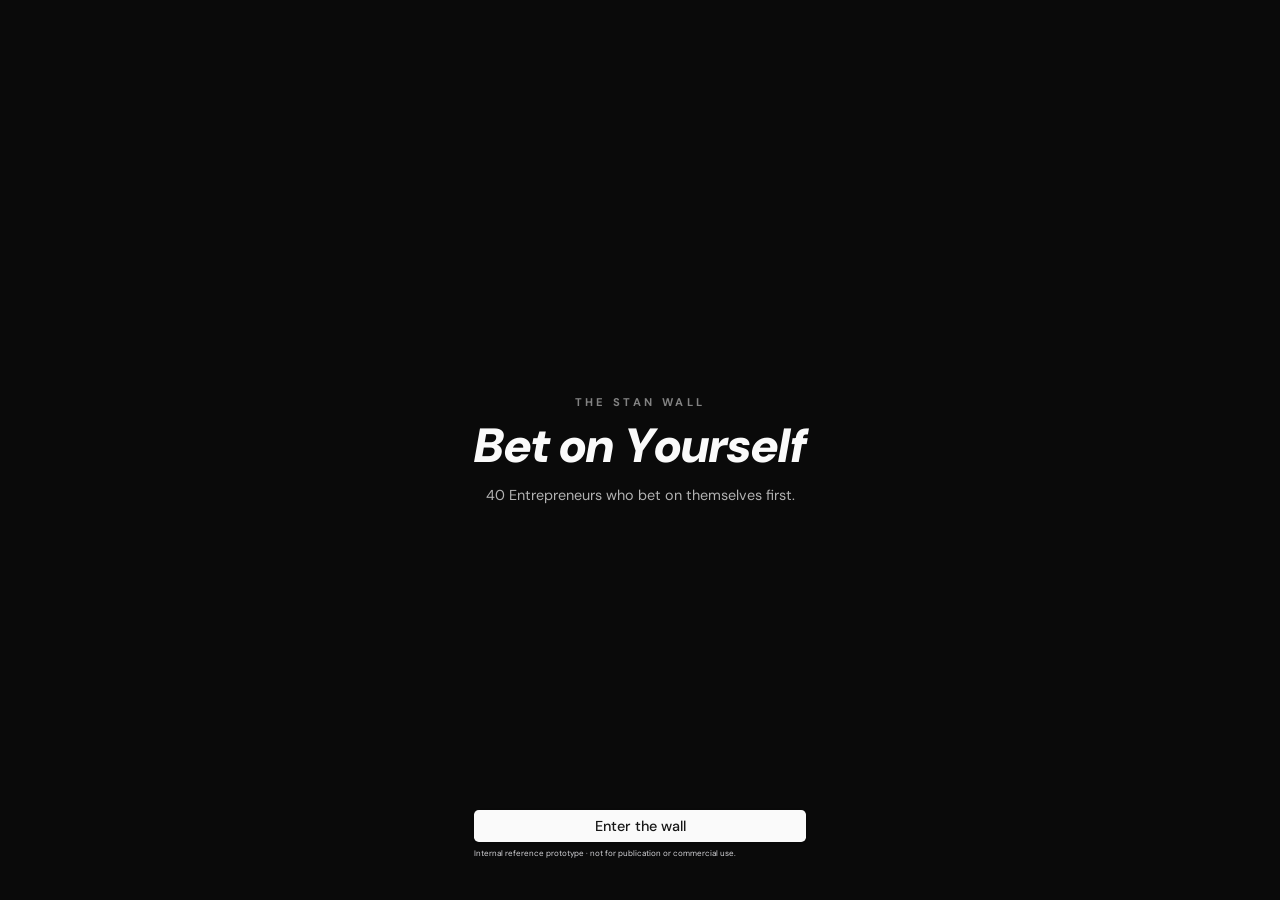
<file: index.html>
<!doctype html>
<html lang="en">
  <head>
    <meta charset="UTF-8" />
    <link rel="icon" type="image/svg+xml" href="./favicon.svg" />
    <link rel="preconnect" href="https://fonts.googleapis.com" />
    <link rel="preconnect" href="https://fonts.gstatic.com" crossorigin />
    <meta name="viewport" content="width=device-width, initial-scale=1.0" />
    
    <title>The Stan Wall · Bet on Yourself (internal prototype)</title>
    <meta name="robots" content="noindex, nofollow" />
    <meta name="theme-color" content="#000000" />
    <script type="module" crossorigin src="./assets/app-BV94HpM9.js"></script>
    <link rel="stylesheet" crossorigin href="./assets/app-IIUz4hTg.css">
  </head>
  <body class="bg-background">
    <div id="root"></div>
    <div
      id="voroforce"
      class="pointer-events-auto fixed inset-x-0 top-0 h-dvh w-screen"
    >
      <canvas class="h-full w-full pointer-events-none"></canvas>
    </div>
  </body>
</html>
</file>
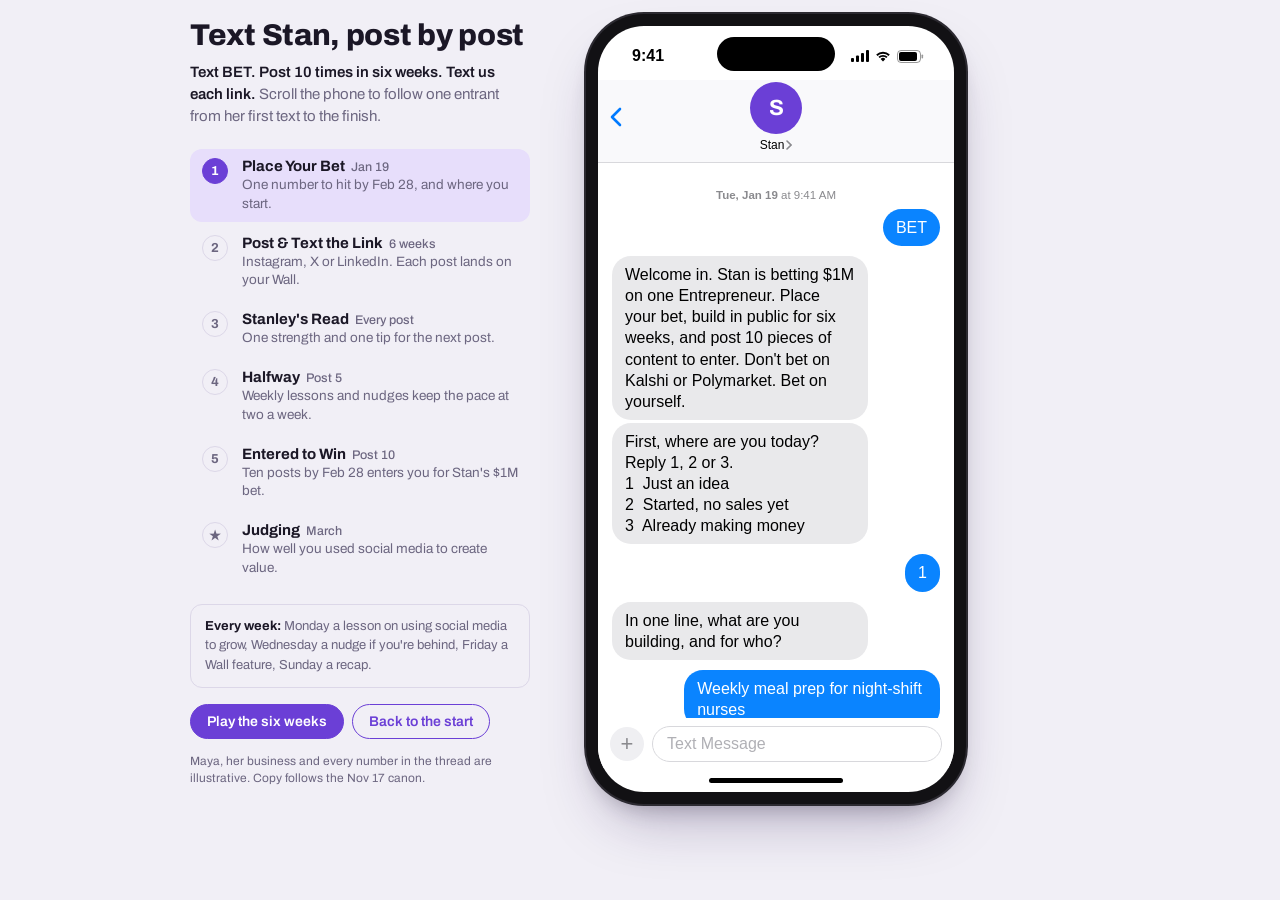
<file: text-stan/index.html>
<!DOCTYPE html>
<html lang="en">
<head>
<meta charset="utf-8">
<meta name="robots" content="noindex, nofollow">
<meta name="viewport" content="width=device-width, initial-scale=1">
<title>Text Stan Walkthrough</title>
<link rel="preconnect" href="https://fonts.googleapis.com">
<link rel="preconnect" href="https://fonts.gstatic.com" crossorigin>
<link href="https://fonts.googleapis.com/css2?family=Archivo:wght@400;500;600;700;800&display=swap" rel="stylesheet">
<style id="app-css">
:root {
  /* Layout: an edit toolbar on top; below it a quiet rail of the rules on the left and the entrant's phone on the right. The rail tracks the phone's scroll. */
  --bg: #f1eff6;
  --ink: #1b1726;
  --muted: #6c6680;
  --line: #dcd7e8;
  --accent: #6b3fd6;
  --accent-soft: #e7defb;
  --display: "Archivo", "Helvetica Neue", Arial, sans-serif;
  --body: "Archivo", "Helvetica Neue", Arial, sans-serif;
  --ios: -apple-system, BlinkMacSystemFont, "SF Pro Text", "Helvetica Neue", Arial, sans-serif;
  color-scheme: light;
}
* { box-sizing: border-box; }
html, body { height: 100%; margin: 0; }
body { background: var(--bg); color: var(--ink); font-family: var(--body); }
.page { min-height: 100%; display: flex; flex-direction: column; align-items: center; gap: 18px; padding: 14px 16px 24px; }

/* Toolbar */
.toolbar {
  width: 100%; max-width: 900px;
  display: flex; align-items: center; justify-content: space-between; gap: 12px; flex-wrap: wrap;
  padding: 8px 8px 8px 16px;
  background: #fff; border: 1px solid var(--line); border-radius: 14px;
}
.tb-left { display: flex; align-items: baseline; gap: 12px; min-width: 0; flex-wrap: wrap; }
.tb-title { font-weight: 700; font-size: 14px; }
.status { font-size: 13px; color: var(--muted); }
.status.warn { color: #a3580b; }
.status.bad { color: #b42318; }
.status.good { color: #1f7a3f; }
.tb-right { display: flex; gap: 8px; flex-wrap: wrap; }
.tb {
  font: 600 13.5px var(--body);
  border-radius: 999px; padding: 8px 14px;
  border: 1.5px solid var(--accent); background: var(--accent); color: #fff; cursor: pointer;
}
.tb.ghost { background: transparent; color: var(--accent); }
.tb.danger { border-color: #b42318; color: #b42318; background: transparent; }
.tb.danger.arm { background: #b42318; color: #fff; }
.tb:disabled { opacity: .45; cursor: not-allowed; }
.tb:focus-visible { outline: 2px solid var(--ink); outline-offset: 2px; }
.hint {
  width: 100%; max-width: 900px; display: none;
  font-size: 13.5px; line-height: 1.4; color: var(--ink);
  background: var(--accent-soft); border-radius: 12px; padding: 10px 14px;
}
.editing .hint { display: block; }

.wrap {
  display: grid;
  grid-template-columns: minmax(260px, 340px) auto;
  gap: 56px;
  align-items: center;
  max-width: 900px;
  width: 100%;
}

/* Rail */
.rail h1 {
  font-family: var(--display); font-weight: 800; font-size: 30px; line-height: 1.1;
  letter-spacing: -0.01em; margin: 0 0 10px; text-wrap: balance;
}
.rail .lede { color: var(--muted); font-size: 15px; line-height: 1.45; margin: 0 0 22px; }
.rail .lede b { color: var(--ink); font-weight: 600; }
.steps { display: grid; gap: 4px; }
.step {
  cursor: pointer;
  display: grid; grid-template-columns: 30px 1fr; gap: 2px 10px;
  padding: 9px 12px; border-radius: 12px; transition: background .2s;
}
.step:hover { background: rgba(107, 63, 214, .06); }
.step:focus-visible { outline: 2px solid var(--accent); outline-offset: 2px; }
.step .n {
  grid-row: span 2; width: 26px; height: 26px; border-radius: 50%;
  border: 1.5px solid var(--line); color: var(--muted);
  font-size: 13px; font-weight: 700; display: grid; place-items: center;
  font-variant-numeric: tabular-nums; transition: all .2s;
}
.step .t { font-weight: 700; font-size: 15px; }
.step .t small { font-weight: 500; color: var(--muted); font-size: 12.5px; margin-left: 6px; }
.step .d { color: var(--muted); font-size: 13.5px; line-height: 1.35; }
.step.on { background: var(--accent-soft); }
.step.on .n { background: var(--accent); border-color: var(--accent); color: #fff; }
.step.done .n { border-color: var(--accent); color: var(--accent); }
.rhythm {
  margin: 18px 0 0; padding: 12px 14px; border: 1px solid var(--line); border-radius: 12px;
  font-size: 13px; line-height: 1.5; color: var(--muted);
}
.rhythm b { color: var(--ink); }
.controls { display: flex; gap: 8px; margin-top: 16px; }
.controls button {
  font: 600 14px var(--body); border-radius: 999px; padding: 9px 16px;
  border: 1.5px solid var(--accent); background: var(--accent); color: #fff; cursor: pointer;
}
.controls button.ghost { background: transparent; color: var(--accent); }
.controls button:focus-visible { outline: 2px solid var(--ink); outline-offset: 2px; }
.foot { margin-top: 14px; font-size: 12px; color: var(--muted); line-height: 1.4; }

/* Editable text */
.editing [data-edit] {
  outline: 1.5px dashed rgba(107, 63, 214, .5); outline-offset: 2px; border-radius: 4px; cursor: text;
}
.editing [data-edit]:focus { outline: 2px solid var(--accent); }
.editing .step { cursor: default; }
.editing .bubble[data-edit] { outline-offset: 1px; border-radius: 19px; }

/* Phone */
.phone {
  width: 380px;
  height: clamp(560px, calc(100dvh - 110px), 800px);
  border-radius: 58px; background: #121114; padding: 12px;
  box-shadow: 0 0 0 2px #2c2a31, 0 30px 60px -20px rgba(40, 20, 80, .35), 0 12px 24px -12px rgba(0,0,0,.3);
  position: relative;
}
.screen {
  height: 100%; border-radius: 46px; overflow: hidden; background: #fff;
  display: flex; flex-direction: column; font-family: var(--ios); position: relative;
}
.island { position: absolute; top: 11px; left: 50%; transform: translateX(-50%); width: 118px; height: 34px; border-radius: 20px; background: #000; z-index: 5; }
.status-bar { height: 54px; flex: none; display: flex; align-items: center; justify-content: space-between; padding: 6px 30px 0 34px; font-weight: 600; font-size: 16px; color: #000; }
.status-bar .icons { display: flex; gap: 6px; align-items: center; }
.nav { flex: none; display: grid; grid-template-columns: 60px 1fr 60px; align-items: center; padding: 2px 12px 10px; border-bottom: 0.5px solid #d8d8dc; background: rgba(249, 249, 251, .96); }
.nav .back { display: flex; align-items: center; }
.nav .who { display: grid; justify-items: center; gap: 4px; }
.avatar { width: 52px; height: 52px; border-radius: 50%; background: var(--accent); color: #fff; font: 700 22px var(--display); display: grid; place-items: center; }
.nav .name { font-size: 12px; color: #000; display: flex; align-items: center; gap: 2px; }
.thread { flex: 1; overflow-y: auto; padding: 8px 14px 20px; overscroll-behavior: contain; }
.thread::-webkit-scrollbar { width: 0; }
.stamp-row { display: flex; justify-content: center; margin: 18px 0 8px; }
.stamp { text-align: center; font-size: 11.5px; color: #8a8a8e; }
.stamp b { font-weight: 600; }
.row { display: flex; align-items: center; gap: 6px; margin-top: 3px; }
.row.me { justify-content: flex-end; }
.row.gap { margin-top: 10px; }
.bubble {
  max-width: 78%; padding: 8px 13px; border-radius: 19px;
  font-size: 16px; line-height: 1.32; white-space: pre-wrap; overflow-wrap: anywhere;
}
.editing .bubble { max-width: 68%; }
.stan .bubble { background: #e9e9eb; color: #000; }
.me .bubble { background: #0a84ff; color: #fff; }
.stan .bubble a { color: #0a63d1; }
.me .bubble a { color: #fff; }
.bubble a { text-decoration: underline; text-underline-offset: 2px; }
.shot {
  width: 64%; border-radius: 16px; overflow: hidden; border: 0.5px solid #d6d6db;
  background: linear-gradient(160deg, #f6f4fb, #ece8f6); padding: 12px; font-size: 13px; color: #1b1726;
}
.shot .card { background: #fff; border-radius: 12px; padding: 10px 12px; box-shadow: 0 1px 2px rgba(0,0,0,.08); display: grid; gap: 1px; }
.shot .app { font-size: 11px; color: #8a8a8e; text-transform: uppercase; letter-spacing: .04em; margin-bottom: 3px; }
.shot .big { font-weight: 700; font-size: 15px; }
.shot .amt { font-variant-numeric: tabular-nums; margin-top: 2px; }
.tools { display: none; gap: 2px; flex: none; }
.editing .tools { display: flex; }
.tools button {
  width: 24px; height: 24px; border-radius: 50%; border: 1px solid #d8d8dc; background: #fff;
  color: #55505f; font: 600 12px var(--body); cursor: pointer; display: grid; place-items: center; padding: 0;
}
.tools button:hover { border-color: var(--accent); color: var(--accent); }
.tools button:focus-visible { outline: 2px solid var(--accent); outline-offset: 1px; }
.compose { flex: none; display: flex; align-items: center; gap: 8px; padding: 8px 12px 6px; background: #fff; }
.compose .plus { width: 34px; height: 34px; border-radius: 50%; background: #efeff2; color: #8a8a8e; display: grid; place-items: center; font-size: 22px; }
.compose .field { flex: 1; height: 36px; border-radius: 18px; border: 1px solid #d8d8dc; color: #b0b0b5; font-size: 16px; display: flex; align-items: center; padding: 0 14px; }
.homebar { flex: none; height: 24px; display: grid; place-items: center; }
.homebar span { width: 134px; height: 5px; border-radius: 3px; background: #000; }

@media (max-width: 760px) {
  .wrap { grid-template-columns: 1fr; gap: 28px; justify-items: center; }
  .rail { max-width: 420px; }
  .phone { width: min(380px, 100%); height: 720px; }
}
@media (prefers-reduced-motion: reduce) {
  .step, .step .n { transition: none; }
}
</style>
<style>.toolbar,.hint{display:none!important}</style>
</head>
<body>
<template id="shell">
<div class="page" id="page">
  <div class="toolbar" role="toolbar" aria-label="Edit this walkthrough">
    <div class="tb-left"><span class="tb-title">Text Stan Walkthrough</span><span class="status" id="status" aria-live="polite"></span></div>
    <div class="tb-right">
      <button type="button" class="tb danger" id="revert">Revert to Original</button>
      <button type="button" class="tb ghost" id="save">Save Current Changes</button>
      <button type="button" class="tb" id="edit">Edit Text</button>
    </div>
  </div>
  <p class="hint">Click any outlined text, on the phone or in the overview, to change it. Beside each message, ⇄ moves it to the other side, + adds a message below it, and × deletes it. Save Current Changes publishes your edits for everyone who opens this page.</p>
  <main class="wrap">
    <section class="rail" aria-label="How the rules work">
      <h1 id="r-title"></h1>
      <p class="lede"><b id="r-ledeBold"></b> <span id="r-lede"></span></p>
      <div class="steps" id="steps"></div>
      <p class="rhythm"><b id="r-rhythmBold"></b> <span id="r-rhythm"></span></p>
      <div class="controls">
        <button type="button" id="play">Play the six weeks</button>
        <button type="button" class="ghost" id="restart">Back to the start</button>
      </div>
      <p class="foot" id="r-foot"></p>
    </section>
    <div class="phone" aria-label="iPhone showing the Text Stan conversation">
      <div class="screen">
        <div class="island" aria-hidden="true"></div>
        <div class="status-bar" aria-hidden="true">
          <span>9:41</span>
          <span class="icons">
            <svg width="18" height="12" viewBox="0 0 18 12"><rect x="0" y="8" width="3" height="4" rx="1" fill="#000"/><rect x="5" y="5.5" width="3" height="6.5" rx="1" fill="#000"/><rect x="10" y="3" width="3" height="9" rx="1" fill="#000"/><rect x="15" y="0" width="3" height="12" rx="1" fill="#000"/></svg>
            <svg width="16" height="12" viewBox="0 0 16 12"><path d="M8 11.5 5.6 9a3.4 3.4 0 0 1 4.8 0L8 11.5Z" fill="#000"/><path d="M3.4 6.8a6.5 6.5 0 0 1 9.2 0l-1.3 1.3a4.7 4.7 0 0 0-6.6 0L3.4 6.8Z" fill="#000"/><path d="M1.2 4.6a9.6 9.6 0 0 1 13.6 0l-1.3 1.3a7.8 7.8 0 0 0-11 0L1.2 4.6Z" fill="#000"/></svg>
            <svg width="27" height="13" viewBox="0 0 27 13"><rect x=".5" y=".5" width="23" height="12" rx="3.5" fill="none" stroke="#000" opacity=".4"/><rect x="2" y="2" width="18" height="9" rx="2" fill="#000"/><rect x="24.5" y="4.5" width="1.6" height="4" rx=".8" fill="#000" opacity=".4"/></svg>
          </span>
        </div>
        <div class="nav">
          <span class="back" aria-hidden="true"><svg width="12" height="20" viewBox="0 0 12 20"><path d="M10 2 2 10l8 8" fill="none" stroke="#007aff" stroke-width="2.6" stroke-linecap="round" stroke-linejoin="round"/></svg></span>
          <div class="who">
            <div class="avatar" aria-hidden="true">S</div>
            <div class="name">Stan <svg width="6" height="10" viewBox="0 0 6 10" aria-hidden="true"><path d="m1 1 4 4-4 4" fill="none" stroke="#8a8a8e" stroke-width="1.6" stroke-linecap="round"/></svg></div>
          </div>
          <span></span>
        </div>
        <div class="thread" id="thread" tabindex="0" aria-label="Conversation"></div>
        <div class="compose" aria-hidden="true"><span class="plus">+</span><span class="field">Text Message</span></div>
        <div class="homebar" aria-hidden="true"><span></span></div>
      </div>
    </div>
  </main>
</div>
</template>
<script type="application/json" id="original">{"rail":{"title":"Text Stan, post by post","ledeBold":"Text BET. Post 10 times in six weeks. Text us each link.","lede":" Scroll the phone to follow one entrant from her first text to the finish.","steps":[{"n":"1","name":"Place Your Bet","wk":"Jan 19","desc":"One number to hit by Feb 28, and where you start."},{"n":"2","name":"Post & Text the Link","wk":"6 weeks","desc":"Instagram, X or LinkedIn. Each post lands on your Wall."},{"n":"3","name":"Stanley's Read","wk":"Every post","desc":"One strength and one tip for the next post."},{"n":"4","name":"Halfway","wk":"Post 5","desc":"Weekly lessons and nudges keep the pace at two a week."},{"n":"5","name":"Entered to Win","wk":"Post 10","desc":"Ten posts by Feb 28 enters you for Stan's $1M bet."},{"n":"★","name":"Judging","wk":"March","desc":"How well you used social media to create value."}],"rhythmBold":"Every week:","rhythm":"Monday a lesson on using social media to grow, Wednesday a nudge if you're behind, Friday a Wall feature, Sunday a recap.","foot":"Maya, her business and every number in the thread are illustrative. Copy follows the Nov 17 canon."},"thread":[{"stamp":"Tue, Jan 19 at 9:41 AM","step":1},{"me":"BET"},{"stan":"Welcome in. Stan is betting $1M on one Entrepreneur. Place your bet, build in public for six weeks, and post 10 pieces of content to enter. Don't bet on Kalshi or Polymarket. Bet on yourself."},{"stan":"First, where are you today? Reply 1, 2 or 3.\n1  Just an idea\n2  Started, no sales yet\n3  Already making money"},{"me":"1"},{"stan":"In one line, what are you building, and for who?"},{"me":"Weekly meal prep for night-shift nurses"},{"stan":"Love it. Now place your bet. What's one number you'll hit by Feb 28? Customers, sales, followers or sign-ups all work."},{"me":"20 paying subscribers"},{"stan":"And where's that number today?"},{"me":"0"},{"stan":"Lock in your bet? 0 → 20 paying subscribers by Feb 28."},{"me":"Lock it in"},{"stan":"Bet placed. 0 → 20 paying subscribers by Feb 28. "},{"stan":"Here's how it works: post about building toward your bet on Instagram, X or LinkedIn, and text each link here. Ten posts by Feb 28 enters you to win. Every post goes on your Wall card at stan.com."},{"stan":"Start with the bet itself: what you're building, your number and why now. Reply with the link when it's up."},{"stamp":"Tue, Jan 19 at 8:15 PM","step":2},{"me":"instagram.com/reel/maya-bets"},{"stan":"Instagram - well done. Looks like your handle is @maya-bets, is that right?"},{"me":"Thats me"},{"stan":"Connect your Instagram here and we'll track your progress throughout, give you posting ideas, analytics, and even can publish right through Stan.\n\nHere's your link: stan.com/bet/connect"},{"stan":"Once you connect, your posts land on your Wall card automatically."},{"me":"Just connected"},{"stan":"One step closer to building your future. Post 1 of 10 is live on the Wall: stan.com/bet/maya"},{"stamp":"Tue, Jan 19 at 8:16 PM","step":3},{"stan":"Stanley's take: you showed a real number. Next time, try this: end with one clear ask, like a link or a DM. Full breakdown: stan.com/bet/maya"},{"me":"What should I post next?"},{"stan":"Post the problem your customer has, in their words. Reply IDEA any time for another one."},{"stamp":"Thu, Jan 21 at 7:30 PM","step":3},{"me":"instagram.com/reel/maya-night-shift"},{"stan":"Post 2 of 10 logged. It's on your Wall card: stan.com/bet/maya"},{"stan":"Stanley's take: your hook names a real problem. Next time, try this: show your face in the first two seconds. Full breakdown: stan.com/bet/maya"},{"me":"Should I start a TikTok too?"},{"stan":"Good question. I'm here as your broadcast as each week comes in, join the community for any other questions:\n\nstan.com/bet/community"},{"stamp":"Sun, Jan 24 at 6:00 PM","step":3},{"stan":"Week 1: 9,140 posts from 4,812 Entrepreneurs. You're at 2 of 10, betting 0 → 20."},{"stamp":"Mon, Jan 25 at 9:00 AM","step":3},{"stan":"This week: every post ends with one ask. A link, a DM, a preorder. Followers turn into customers when you ask. 10-minute session: stan.com/bet/learn"},{"stan":"Need a link to send people to? Stan Store has a free challenge trial: stan.store/bet"},{"stamp":"Wed, Jan 27 at 7:02 PM","step":3},{"me":"instagram.com/reel/maya-offer"},{"stan":"Post 3 of 10 logged. It's on your Wall card: stan.com/bet/maya"},{"stan":"Stanley's take: you asked people to act. Next time, try this: lead with your number in the first line. Full breakdown: stan.com/bet/maya"},{"stamp":"Fri, Jan 29 at 10:00 AM","step":3},{"stan":"On the Wall this week: Dre in Atlanta went from 0 to 6 preorders in 10 days. Watch: stan.com/bet/wall"},{"stamp":"Wed, Feb 3 at 12:00 PM","step":3},{"stan":"You're at 3 of 10. Two posts this week keeps you on pace for Feb 28. Need an idea? Reply IDEA."},{"me":"IDEA"},{"stan":"Show one thing you did today toward your number."},{"stamp":"Wed, Feb 3 at 9:20 PM","step":3},{"me":"instagram.com/reel/maya-prep-day"},{"stan":"Post 4 of 10 logged. It's on your Wall card: stan.com/bet/maya"},{"stamp":"Thu, Feb 4 at 11:48 PM","step":3},{"shot":{"app":"Stan Store · now","big":"New subscriber","line":"Weekly meal prep","amt":"$45.00 / week"}},{"me":"FIRST SUBSCRIBER"},{"stan":"That's a win. Post about it and text the link here. It counts toward your 10."},{"stamp":"Fri, Feb 5 at 8:10 AM","step":4},{"me":"instagram.com/reel/maya-first-yes"},{"stan":"Halfway. 5 of 10 posted, and your Wall card is filling up. Keep going."},{"stan":"Quick check on your bet: 0 → 20. Where are you now?"},{"me":"6 subscribers"},{"stan":"From 0 to 6. That's a post. Share where you are and send the link."},{"stamp":"Sun, Feb 7 at 6:00 PM","step":4},{"stan":"Week 3: 21,300 posts from 6,950 Entrepreneurs. You're at 7 of 10, betting 0 → 20."},{"stamp":"Mon, Feb 8 at 9:00 AM","step":4},{"stan":"This week: borrow an audience. Collabs, comments and DMs to people bigger than you. stan.com/bet/learn"},{"stamp":"Sun, Feb 14 at 1:00 PM","step":4},{"stan":"Half the country is betting on the game today. You've been betting on yourself for four weeks."},{"me":"instagram.com/reel/maya-podcast-collab"},{"stan":"Post 8 of 10 logged. It's on your Wall card: stan.com/bet/maya"},{"stan":"Stanley's take: you put your face to it. Next time, try this: tag the people who helped you. Full breakdown: stan.com/bet/maya"},{"stamp":"Wed, Feb 17 at 5:00 PM","step":4},{"stan":"New bets close tomorrow night. You're in. Know someone who should be? stan.com/bet"},{"stamp":"Thu, Feb 18 at 6:45 PM","step":5},{"me":"instagram.com/reel/maya-behind-the-scenes"},{"stan":"9 of 10. One more post enters you to win."},{"stamp":"Sat, Feb 20 at 9:30 AM","step":5},{"me":"instagram.com/reel/maya-ten"},{"stan":"That's 10. You're entered to win Stan's $1M bet. Keep posting: everything you share through Feb 28 stays on your Wall and counts toward judging."},{"stamp":"Fri, Feb 26 at 10:00 AM","step":5},{"stan":"Quick check on your bet: 0 → 20. Where are you now?"},{"me":"14 subscribers"},{"stan":"From 0 to 14. That's a post. Share where you are and send the link."},{"stamp":"Sun, Feb 28 at 8:12 PM","step":5},{"me":"instagram.com/reel/maya-zero-to-fourteen"},{"stan":"Post 11 logged. You're already entered, and every post adds to your story on the Wall."},{"stamp":"Mon, Mar 1 at 9:00 AM","step":6},{"stan":"Posting is closed. You posted 11 times and went 0 → 14. Judges are looking at how each Entrepreneur used social media to create value for their business. We'll announce the winner in March."},{"stan":"Whatever happens, keep building with the community: stan.com/bet/community"}]}</script>
<script type="application/json" id="current">{"rail":{"title":"Text Stan, post by post","ledeBold":"Text BET. Post 10 times in six weeks. Text us each link.","lede":" Scroll the phone to follow one entrant from her first text to the finish.","steps":[{"n":"1","name":"Place Your Bet","wk":"Jan 19","desc":"One number to hit by Feb 28, and where you start."},{"n":"2","name":"Post & Text the Link","wk":"6 weeks","desc":"Instagram, X or LinkedIn. Each post lands on your Wall."},{"n":"3","name":"Stanley's Read","wk":"Every post","desc":"One strength and one tip for the next post."},{"n":"4","name":"Halfway","wk":"Post 5","desc":"Weekly lessons and nudges keep the pace at two a week."},{"n":"5","name":"Entered to Win","wk":"Post 10","desc":"Ten posts by Feb 28 enters you for Stan's $1M bet."},{"n":"★","name":"Judging","wk":"March","desc":"How well you used social media to create value."}],"rhythmBold":"Every week:","rhythm":"Monday a lesson on using social media to grow, Wednesday a nudge if you're behind, Friday a Wall feature, Sunday a recap.","foot":"Maya, her business and every number in the thread are illustrative. Copy follows the Nov 17 canon."},"thread":[{"stamp":"Tue, Jan 19 at 9:41 AM","step":1},{"me":"BET"},{"stan":"Welcome in. Stan is betting $1M on one Entrepreneur. Place your bet, build in public for six weeks, and post 10 pieces of content to enter. Don't bet on Kalshi or Polymarket. Bet on yourself."},{"stan":"First, where are you today? Reply 1, 2 or 3.\n1  Just an idea\n2  Started, no sales yet\n3  Already making money"},{"me":"1"},{"stan":"In one line, what are you building, and for who?"},{"me":"Weekly meal prep for night-shift nurses"},{"stan":"Love it. Now place your bet. What's one number you'll hit by Feb 28? Customers, sales, followers or sign-ups all work."},{"me":"20 paying subscribers"},{"stan":"And where's that number today?"},{"me":"0"},{"stan":"Lock in your bet? 0 → 20 paying subscribers by Feb 28."},{"me":"Lock it in"},{"stan":"Bet placed. 0 → 20 paying subscribers by Feb 28. "},{"stan":"Here's how it works: post about building toward your bet on Instagram, X or LinkedIn, and text each link here. Ten posts by Feb 28 enters you to win. Every post goes on your Wall card at stan.com."},{"stan":"Start with the bet itself: what you're building, your number and why now. Reply with the link when it's up."},{"stamp":"Tue, Jan 19 at 8:15 PM","step":2},{"me":"instagram.com/reel/maya-bets"},{"stan":"Instagram - well done. Looks like your handle is @maya-bets, is that right?"},{"me":"Thats me"},{"stan":"Connect your Instagram here and we'll track your progress throughout, give you posting ideas, analytics, and even can publish right through Stan.\n\nHere's your link: stan.com/bet/connect"},{"stan":"Once you connect, your posts land on your Wall card automatically."},{"me":"Just connected"},{"stan":"One step closer to building your future. Post 1 of 10 is live on the Wall: stan.com/bet/maya"},{"stamp":"Tue, Jan 19 at 8:16 PM","step":3},{"stan":"Stanley's take: you showed a real number. Next time, try this: end with one clear ask, like a link or a DM. Full breakdown: stan.com/bet/maya"},{"me":"What should I post next?"},{"stan":"Post the problem your customer has, in their words. Reply IDEA any time for another one."},{"stamp":"Thu, Jan 21 at 7:30 PM","step":3},{"me":"instagram.com/reel/maya-night-shift"},{"stan":"Post 2 of 10 logged. It's on your Wall card: stan.com/bet/maya"},{"stan":"Stanley's take: your hook names a real problem. Next time, try this: show your face in the first two seconds. Full breakdown: stan.com/bet/maya"},{"me":"Should I start a TikTok too?"},{"stan":"Good question. I'm here as your broadcast as each week comes in, join the community for any other questions:\n\nstan.com/bet/community"},{"stamp":"Sun, Jan 24 at 6:00 PM","step":3},{"stan":"Week 1: 9,140 posts from 4,812 Entrepreneurs. You're at 2 of 10, betting 0 → 20."},{"stamp":"Mon, Jan 25 at 9:00 AM","step":3},{"stan":"This week: every post ends with one ask. A link, a DM, a preorder. Followers turn into customers when you ask. 10-minute session: stan.com/bet/learn"},{"stan":"Need a link to send people to? Stan Store has a free challenge trial: stan.store/bet"},{"stamp":"Wed, Jan 27 at 7:02 PM","step":3},{"me":"instagram.com/reel/maya-offer"},{"stan":"Post 3 of 10 logged. It's on your Wall card: stan.com/bet/maya"},{"stan":"Stanley's take: you asked people to act. Next time, try this: lead with your number in the first line. Full breakdown: stan.com/bet/maya"},{"stamp":"Fri, Jan 29 at 10:00 AM","step":3},{"stan":"On the Wall this week: Dre in Atlanta went from 0 to 6 preorders in 10 days. Watch: stan.com/bet/wall"},{"stamp":"Wed, Feb 3 at 12:00 PM","step":3},{"stan":"You're at 3 of 10. Two posts this week keeps you on pace for Feb 28. Need an idea? Reply IDEA."},{"me":"IDEA"},{"stan":"Show one thing you did today toward your number."},{"stamp":"Wed, Feb 3 at 9:20 PM","step":3},{"me":"instagram.com/reel/maya-prep-day"},{"stan":"Post 4 of 10 logged. It's on your Wall card: stan.com/bet/maya"},{"stamp":"Thu, Feb 4 at 11:48 PM","step":3},{"shot":{"app":"Stan Store · now","big":"New subscriber","line":"Weekly meal prep","amt":"$45.00 / week"}},{"me":"FIRST SUBSCRIBER"},{"stan":"That's a win. Post about it and text the link here. It counts toward your 10."},{"stamp":"Fri, Feb 5 at 8:10 AM","step":4},{"me":"instagram.com/reel/maya-first-yes"},{"stan":"Halfway. 5 of 10 posted, and your Wall card is filling up. Keep going."},{"stan":"Quick check on your bet: 0 → 20. Where are you now?"},{"me":"6 subscribers"},{"stan":"From 0 to 6. That's a post. Share where you are and send the link."},{"stamp":"Sun, Feb 7 at 6:00 PM","step":4},{"stan":"Week 3: 21,300 posts from 6,950 Entrepreneurs. You're at 7 of 10, betting 0 → 20."},{"stamp":"Mon, Feb 8 at 9:00 AM","step":4},{"stan":"This week: borrow an audience. Collabs, comments and DMs to people bigger than you. stan.com/bet/learn"},{"stamp":"Sun, Feb 14 at 1:00 PM","step":4},{"stan":"Half the country is betting on the game today. You've been betting on yourself for four weeks."},{"me":"instagram.com/reel/maya-podcast-collab"},{"stan":"Post 8 of 10 logged. It's on your Wall card: stan.com/bet/maya"},{"stan":"Stanley's take: you put your face to it. Next time, try this: tag the people who helped you. Full breakdown: stan.com/bet/maya"},{"stamp":"Wed, Feb 17 at 5:00 PM","step":4},{"stan":"New bets close tomorrow night. You're in. Know someone who should be? stan.com/bet"},{"stamp":"Thu, Feb 18 at 6:45 PM","step":5},{"me":"instagram.com/reel/maya-behind-the-scenes"},{"stan":"9 of 10. One more post enters you to win."},{"stamp":"Sat, Feb 20 at 9:30 AM","step":5},{"me":"instagram.com/reel/maya-ten"},{"stan":"That's 10. You're entered to win Stan's $1M bet. Keep posting: everything you share through Feb 28 stays on your Wall and counts toward judging."},{"stamp":"Fri, Feb 26 at 10:00 AM","step":5},{"stan":"Quick check on your bet: 0 → 20. Where are you now?"},{"me":"14 subscribers"},{"stan":"From 0 to 14. That's a post. Share where you are and send the link."},{"stamp":"Sun, Feb 28 at 8:12 PM","step":5},{"me":"instagram.com/reel/maya-zero-to-fourteen"},{"stan":"Post 11 logged. You're already entered, and every post adds to your story on the Wall."},{"stamp":"Mon, Mar 1 at 9:00 AM","step":6},{"stan":"Posting is closed. You posted 11 times and went 0 → 14. Judges are looking at how each Entrepreneur used social media to create value for their business. We'll announce the winner in March."},{"stan":"Whatever happens, keep building with the community: stan.com/bet/community"}]}</script>
<script id="app-js">
(function () {
  "use strict";
  // ---- Source pieces, kept so a save can rebuild this exact page with new text ----
  var HEAD = '<meta charset="utf-8">\n<meta name="viewport" content="width=device-width, initial-scale=1">\n<title>Text Stan Walkthrough</title>\n<link rel="preconnect" href="https://fonts.googleapis.com">\n<link rel="preconnect" href="https://fonts.gstatic.com" crossorigin>\n<link href="https://fonts.googleapis.com/css2?family=Archivo:wght@400;500;600;700;800&display=swap" rel="stylesheet">';
  var CSS = document.getElementById("app-css").textContent;
  var SHELL = document.getElementById("shell").innerHTML;
  var JS = document.getElementById("app-js").textContent;
  var ORIGINAL = JSON.parse(document.getElementById("original").textContent);
  var saved = JSON.parse(document.getElementById("current").textContent);
  var state = clone(saved);

  function clone(o) { return JSON.parse(JSON.stringify(o)); }
  function json(o) { return JSON.stringify(o).replace(/</g, "\\u003c"); }
  function buildDoc(s) {
    return "<!DOCTYPE html>\n<html lang=\"en\">\n<head>\n" + HEAD +
      "\n<style id=\"app-css\">" + CSS + "</style>\n</head>\n<body>\n" +
      "<template id=\"shell\">" + SHELL + "</template>\n" +
      "<script type=\"application/json\" id=\"original\">" + json(ORIGINAL) + "<\/script>\n" +
      "<script type=\"application/json\" id=\"current\">" + json(s) + "<\/script>\n" +
      "<script id=\"app-js\">" + JS + "<\/script>\n</body>\n</html>\n";
  }

  // ---- Mount ----
  document.body.appendChild(document.getElementById("shell").content.cloneNode(true));
  var page = document.getElementById("page");
  var thread = document.getElementById("thread");
  var stepsEl = document.getElementById("steps");
  var statusEl = document.getElementById("status");
  var editBtn = document.getElementById("edit");
  var saveBtn = document.getElementById("save");
  var revertBtn = document.getElementById("revert");
  var playBtn = document.getElementById("play");
  var editing = false, dirty = false, api = null, apiChecked = false;
  var reduce = window.matchMedia && window.matchMedia("(prefers-reduced-motion: reduce)").matches;

  function setStatus(text, kind) {
    statusEl.textContent = text;
    statusEl.className = "status" + (kind ? " " + kind : "");
  }
  function markDirty() {
    dirty = true;
    setStatus("Unsaved changes", "warn");
    updateButtons();
  }
  function sameAsOriginal() { return JSON.stringify(state) === JSON.stringify(ORIGINAL); }
  function updateButtons() {
    saveBtn.disabled = !dirty;
    revertBtn.disabled = sameAsOriginal() && JSON.stringify(saved) === JSON.stringify(ORIGINAL);
  }

  // Make a node editable, writing its text back through set()
  function bindEdit(node, get, set) {
    node.textContent = get();
    node.setAttribute("data-edit", "");
    if (editing) {
      try { node.contentEditable = "plaintext-only"; } catch (e) { node.contentEditable = "true"; }
      if (node.contentEditable !== "plaintext-only") node.contentEditable = "true";
      node.spellcheck = true;
      node.addEventListener("input", function () {
        set(node.innerText.replace(/\n$/, ""));
        markDirty();
      });
      node.addEventListener("keydown", function (e) {
        if (e.key === "Escape") node.blur();
        e.stopPropagation();
      });
      node.addEventListener("click", function (e) { e.stopPropagation(); });
    }
  }

  var linkRe = /((?:stan\.com|stan\.store|instagram\.com|tiktok\.com)\/[^\s]*[^\s.,])/g;
  function addLinked(el, text) {
    var last = 0, m;
    linkRe.lastIndex = 0;
    while ((m = linkRe.exec(text))) {
      if (m.index > last) el.appendChild(document.createTextNode(text.slice(last, m.index)));
      var a = document.createElement("a");
      a.textContent = m[1];
      a.href = "#";
      a.addEventListener("click", function (e) { e.preventDefault(); });
      el.appendChild(a);
      last = m.index + m[1].length;
    }
    if (last < text.length) el.appendChild(document.createTextNode(text.slice(last)));
  }

  // ---- Rail ----
  function renderRail() {
    var r = state.rail;
    [["r-title", "title"], ["r-ledeBold", "ledeBold"], ["r-lede", "lede"], ["r-rhythmBold", "rhythmBold"], ["r-rhythm", "rhythm"], ["r-foot", "foot"]].forEach(function (p) {
      var old = document.getElementById(p[0]);
      var node = old.cloneNode(false);
      old.parentNode.replaceChild(node, old);
      bindEdit(node, function () { return r[p[1]]; }, function (v) { r[p[1]] = v; });
    });
    stepsEl.innerHTML = "";
    r.steps.forEach(function (s, i) {
      var row = document.createElement("div");
      row.className = "step";
      row.dataset.step = i + 1;
      row.tabIndex = 0;
      row.setAttribute("role", "button");
      var n = document.createElement("span"); n.className = "n"; n.textContent = s.n;
      var t = document.createElement("span"); t.className = "t";
      var name = document.createElement("span");
      var wk = document.createElement("small");
      t.appendChild(name); t.appendChild(wk);
      var d = document.createElement("span"); d.className = "d";
      bindEdit(name, function () { return s.name; }, function (v) { s.name = v; });
      bindEdit(wk, function () { return s.wk; }, function (v) { s.wk = v; });
      bindEdit(d, function () { return s.desc; }, function (v) { s.desc = v; });
      row.appendChild(n); row.appendChild(t); row.appendChild(d);
      function go() { if (!editing) jumpTo(i + 1); }
      row.addEventListener("click", go);
      row.addEventListener("keydown", function (e) { if (e.key === "Enter" || e.key === " ") { e.preventDefault(); go(); } });
      stepsEl.appendChild(row);
    });
  }

  // ---- Thread ----
  function toolButton(label, title, fn) {
    var b = document.createElement("button");
    b.type = "button"; b.textContent = label; b.title = title; b.setAttribute("aria-label", title);
    b.addEventListener("click", function (e) { e.stopPropagation(); fn(); });
    return b;
  }
  function renderThread(focusIndex) {
    var keep = thread.scrollTop;
    thread.innerHTML = "";
    var prev = null;
    state.thread.forEach(function (item, i) {
      if (item.stamp !== undefined) {
        var sr = document.createElement("div");
        sr.className = "stamp-row";
        var s = document.createElement("div");
        s.className = "stamp";
        s.dataset.step = item.step || "";
        if (editing) {
          bindEdit(s, function () { return item.stamp; }, function (v) { item.stamp = v; });
        } else {
          var parts = item.stamp.split(" at ");
          var b = document.createElement("b");
          b.textContent = parts[0];
          s.appendChild(b);
          if (parts.length > 1) s.appendChild(document.createTextNode(" at " + parts.slice(1).join(" at ")));
        }
        sr.appendChild(s);
        thread.appendChild(sr);
        prev = null;
        return;
      }
      var who = item.shot ? "me" : (item.stan !== undefined ? "stan" : "me");
      var row = document.createElement("div");
      row.className = "row " + who + (prev && prev !== who ? " gap" : "");
      var body;
      if (item.shot) {
        body = document.createElement("div");
        body.className = "shot";
        body.setAttribute("role", "img");
        body.setAttribute("aria-label", "Screenshot: " + item.shot.big + ", " + item.shot.amt);
        var card = document.createElement("div"); card.className = "card";
        ["app", "big", "line", "amt"].forEach(function (k) {
          var f = document.createElement("div"); f.className = k;
          bindEdit(f, function () { return item.shot[k]; }, function (v) { item.shot[k] = v; });
          card.appendChild(f);
        });
        body.appendChild(card);
      } else {
        body = document.createElement("div");
        body.className = "bubble";
        var key = who;
        if (editing) {
          bindEdit(body, function () { return item[key]; }, function (v) { item[key] = v; });
        } else {
          addLinked(body, item[key]);
        }
      }
      var tools = document.createElement("span");
      tools.className = "tools";
      if (!item.shot) {
        tools.appendChild(toolButton("⇄", "Move to the other side", function () {
          if (item.stan !== undefined) { item.me = item.stan; delete item.stan; } else { item.stan = item.me; delete item.me; }
          markDirty(); renderThread();
        }));
      }
      tools.appendChild(toolButton("+", "Add a message below", function () {
        var n = {}; n[who === "stan" ? "stan" : "me"] = "New message";
        state.thread.splice(i + 1, 0, n);
        markDirty(); renderThread(i + 1);
      }));
      tools.appendChild(toolButton("×", "Delete this message", function () {
        state.thread.splice(i, 1);
        markDirty(); renderThread();
      }));
      if (who === "me") { row.appendChild(tools); row.appendChild(body); }
      else { row.appendChild(body); row.appendChild(tools); }
      if (focusIndex === i) row.dataset.focus = "1";
      thread.appendChild(row);
      prev = who;
    });
    thread.scrollTop = keep;
    var f = thread.querySelector('[data-focus="1"] .bubble');
    if (f) {
      f.focus();
      try { var range = document.createRange(); range.selectNodeContents(f); var sel = window.getSelection(); sel.removeAllRanges(); sel.addRange(range); } catch (e) {}
    }
    setActive();
  }

  // ---- Rail sync with the phone ----
  function stamps() { return Array.prototype.slice.call(thread.querySelectorAll(".stamp")).filter(function (s) { return s.dataset.step; }); }
  function setActive() {
    var top = thread.scrollTop + 140, step = 1;
    stamps().forEach(function (s) { if (s.parentNode.offsetTop <= top) step = +s.dataset.step; });
    if (thread.scrollTop + thread.clientHeight >= thread.scrollHeight - 4) step = state.rail.steps.length;
    Array.prototype.forEach.call(stepsEl.children, function (b) {
      var n = +b.dataset.step;
      b.classList.toggle("on", n === step);
      b.classList.toggle("done", n < step);
    });
  }
  function jumpTo(step) {
    stopPlay();
    var t = stamps().filter(function (s) { return +s.dataset.step === step; })[0];
    if (t) thread.scrollTo({ top: t.parentNode.offsetTop - 8, behavior: reduce ? "auto" : "smooth" });
  }
  thread.addEventListener("scroll", setActive, { passive: true });

  // ---- Play ----
  var playing = false, raf = null, lastT = 0;
  function tick(t) {
    if (!playing) return;
    var dt = lastT ? (t - lastT) : 16;
    lastT = t;
    thread.scrollTop += dt * 0.06;
    if (thread.scrollTop + thread.clientHeight >= thread.scrollHeight - 1) { stopPlay(); return; }
    raf = requestAnimationFrame(tick);
  }
  function startPlay() {
    if (thread.scrollTop + thread.clientHeight >= thread.scrollHeight - 1) thread.scrollTop = 0;
    playing = true; lastT = 0;
    playBtn.textContent = "Pause";
    if (reduce) {
      var next = stamps().filter(function (s) { return s.parentNode.offsetTop > thread.scrollTop + 10; })[0];
      thread.scrollTop = next ? next.parentNode.offsetTop - 8 : thread.scrollHeight;
      stopPlay();
      return;
    }
    raf = requestAnimationFrame(tick);
  }
  function stopPlay() {
    playing = false;
    if (raf) cancelAnimationFrame(raf);
    playBtn.textContent = reduce ? "Next moment" : "Play the six weeks";
  }
  playBtn.addEventListener("click", function () { playing ? stopPlay() : startPlay(); });
  document.getElementById("restart").addEventListener("click", function () { stopPlay(); thread.scrollTop = 0; setActive(); });
  ["wheel", "touchstart", "pointerdown", "keydown"].forEach(function (ev) {
    thread.addEventListener(ev, function () { if (playing) stopPlay(); }, { passive: true });
  });

  // ---- Edit, save, revert ----
  function renderAll() { renderRail(); renderThread(); }
  editBtn.addEventListener("click", function () {
    stopPlay();
    editing = !editing;
    page.classList.toggle("editing", editing);
    editBtn.textContent = editing ? "Done Editing" : "Edit Text";
    renderAll();
    if (!dirty) setStatus(editing ? "Editing" : "");
  });

  function getApi() {
    if (apiChecked) return Promise.resolve(api);
    if (!window.claude || typeof window.claude.use !== "function") return Promise.resolve(null);
    return window.claude.use("artifact").then(function (a) { api = a; apiChecked = true; return a; }, function () { apiChecked = true; return null; });
  }
  function explain(err) {
    var code = (err && (err.code || err.name || err.message)) || "";
    if (/conflict/i.test(code)) return ["Someone else saved at the same time. The page has reloaded to their version, so make your edit again.", "bad"];
    if (/not_granted|not_writer|permission|forbidden/i.test(code)) return ["You can view this page, but only its owner can save changes.", "bad"];
    return ["Couldn't save (" + code + "). Your edits are still on screen; try Save again.", "bad"];
  }
  function publish(s, doneText) {
    saveBtn.disabled = true; revertBtn.disabled = true;
    setStatus("Saving…");
    return getApi().then(function (a) {
      if (!a) {
        setStatus("Saving isn't available in this view. Open the page on claude.ai to save.", "bad");
        updateButtons();
        return;
      }
      return a.publish(buildDoc(s)).then(function () {
        saved = clone(s); dirty = false;
        setStatus(doneText, "good");
        updateButtons();
      });
    }).catch(function (err) {
      var e = explain(err);
      setStatus(e[0], e[1]);
      updateButtons();
    });
  }
  saveBtn.addEventListener("click", function () {
    if (document.activeElement && document.activeElement.blur) document.activeElement.blur();
    publish(state, "Saved. Everyone who opens this page now sees this version.");
  });

  var armTimer = null;
  revertBtn.addEventListener("click", function () {
    if (!revertBtn.classList.contains("arm")) {
      revertBtn.classList.add("arm");
      revertBtn.textContent = "Click again to revert";
      armTimer = setTimeout(function () { revertBtn.classList.remove("arm"); revertBtn.textContent = "Revert to Original"; }, 4000);
      return;
    }
    clearTimeout(armTimer);
    revertBtn.classList.remove("arm");
    revertBtn.textContent = "Revert to Original";
    state = clone(ORIGINAL);
    renderAll();
    dirty = true;
    publish(state, "Reverted to the original draft and saved.");
  });

  renderAll();
  updateButtons();
  setStatus(JSON.stringify(saved) === JSON.stringify(ORIGINAL) ? "Original draft" : "Showing saved edits");
  stopPlay();
})();
</script>
</body>
</html>
</file>
<file: assets/app-IIUz4hTg.css>
@import"https://fonts.googleapis.com/css2?family=DM+Sans:ital,opsz,wght@0,9..40,100..1000;1,9..40,100..1000&display=swap";@layer components;/*! tailwindcss v4.1.11 | MIT License | https://tailwindcss.com */@layer properties{@supports (((-webkit-hyphens:none)) and (not (margin-trim:inline))) or ((-moz-orient:inline) and (not (color:rgb(from red r g b)))){*,:before,:after,::backdrop{--tw-translate-x:0;--tw-translate-y:0;--tw-translate-z:0;--tw-scale-x:1;--tw-scale-y:1;--tw-scale-z:1;--tw-rotate-x:initial;--tw-rotate-y:initial;--tw-rotate-z:initial;--tw-skew-x:initial;--tw-skew-y:initial;--tw-space-y-reverse:0;--tw-border-style:solid;--tw-gradient-position:initial;--tw-gradient-from:#0000;--tw-gradient-via:#0000;--tw-gradient-to:#0000;--tw-gradient-stops:initial;--tw-gradient-via-stops:initial;--tw-gradient-from-position:0%;--tw-gradient-via-position:50%;--tw-gradient-to-position:100%;--tw-leading:initial;--tw-font-weight:initial;--tw-tracking:initial;--tw-shadow:0 0 #0000;--tw-shadow-color:initial;--tw-shadow-alpha:100%;--tw-inset-shadow:0 0 #0000;--tw-inset-shadow-color:initial;--tw-inset-shadow-alpha:100%;--tw-ring-color:initial;--tw-ring-shadow:0 0 #0000;--tw-inset-ring-color:initial;--tw-inset-ring-shadow:0 0 #0000;--tw-ring-inset:initial;--tw-ring-offset-width:0px;--tw-ring-offset-color:#fff;--tw-ring-offset-shadow:0 0 #0000;--tw-outline-style:solid;--tw-blur:initial;--tw-brightness:initial;--tw-contrast:initial;--tw-grayscale:initial;--tw-hue-rotate:initial;--tw-invert:initial;--tw-opacity:initial;--tw-saturate:initial;--tw-sepia:initial;--tw-drop-shadow:initial;--tw-drop-shadow-color:initial;--tw-drop-shadow-alpha:100%;--tw-drop-shadow-size:initial;--tw-backdrop-blur:initial;--tw-backdrop-brightness:initial;--tw-backdrop-contrast:initial;--tw-backdrop-grayscale:initial;--tw-backdrop-hue-rotate:initial;--tw-backdrop-invert:initial;--tw-backdrop-opacity:initial;--tw-backdrop-saturate:initial;--tw-backdrop-sepia:initial;--tw-duration:initial;--tw-ease:initial;--tw-contain-size:initial;--tw-contain-layout:initial;--tw-contain-paint:initial;--tw-contain-style:initial;--tw-content:"";--tw-space-x-reverse:0;--tw-animation-delay:0s;--tw-animation-direction:normal;--tw-animation-duration:initial;--tw-animation-fill-mode:none;--tw-animation-iteration-count:1;--tw-enter-opacity:1;--tw-enter-rotate:0;--tw-enter-scale:1;--tw-enter-translate-x:0;--tw-enter-translate-y:0;--tw-exit-opacity:1;--tw-exit-rotate:0;--tw-exit-scale:1;--tw-exit-translate-x:0;--tw-exit-translate-y:0;--tw-pan-x:initial;--tw-pan-y:initial;--tw-pinch-zoom:initial}}}@layer theme{:root,:host{--font-mono:ui-monospace,SFMono-Regular,Menlo,Monaco,Consolas,"Liberation Mono","Courier New",monospace;--color-red-500:oklch(63.7% .237 25.331);--color-amber-200:oklch(92.4% .12 95.746);--color-amber-500:oklch(76.9% .188 70.08);--color-amber-700:oklch(55.5% .163 48.998);--color-amber-800:oklch(47.3% .137 46.201);--color-blue-500:oklch(62.3% .214 259.815);--color-zinc-50:oklch(98.5% 0 0);--color-zinc-300:oklch(87.1% .006 286.286);--color-zinc-600:oklch(44.2% .017 285.786);--color-zinc-700:oklch(37% .013 285.805);--color-zinc-800:oklch(27.4% .006 286.033);--color-zinc-900:oklch(21% .006 285.885);--color-neutral-200:oklch(92.2% 0 0);--color-neutral-800:oklch(26.9% 0 0);--color-white:#fff;--spacing:.25rem;--container-sm:24rem;--container-md:28rem;--container-lg:32rem;--container-2xl:42rem;--text-xs:.75rem;--text-xs--line-height:calc(1/.75);--text-sm:.875rem;--text-sm--line-height:calc(1.25/.875);--text-base:1rem;--text-base--line-height: 1.5 ;--text-lg:1.125rem;--text-lg--line-height:calc(1.75/1.125);--text-xl:1.25rem;--text-xl--line-height:calc(1.75/1.25);--text-2xl:1.5rem;--text-2xl--line-height:calc(2/1.5);--text-3xl:1.875rem;--text-3xl--line-height: 1.2 ;--text-4xl:2.25rem;--text-4xl--line-height:calc(2.5/2.25);--text-5xl:3rem;--text-5xl--line-height:1;--text-6xl:3.75rem;--text-6xl--line-height:1;--font-weight-normal:400;--font-weight-medium:500;--font-weight-semibold:600;--font-weight-bold:700;--font-weight-black:900;--tracking-tight:-.025em;--tracking-widest:.1em;--leading-tight:1.25;--leading-snug:1.375;--radius-sm:.25rem;--radius-md:.375rem;--radius-lg:.5rem;--radius-xl:.75rem;--radius-2xl:1rem;--radius-3xl:1.5rem;--ease-out:cubic-bezier(0,0,.2,1);--ease-in-out:cubic-bezier(.4,0,.2,1);--blur-lg:16px;--default-transition-duration:.15s;--default-transition-timing-function:cubic-bezier(.4,0,.2,1);--default-mono-font-family:var(--font-mono);--text-xxs:.625rem;--animate-ellipsis:ellipsis steps(1,end)1s infinite}}@layer base{*,:after,:before,::backdrop{box-sizing:border-box;border:0 solid;margin:0;padding:0}::file-selector-button{box-sizing:border-box;border:0 solid;margin:0;padding:0}html,:host{-webkit-text-size-adjust:100%;tab-size:4;font-feature-settings:var(--default-font-feature-settings,normal);font-variation-settings:var(--default-font-variation-settings,normal);-webkit-tap-highlight-color:transparent;font-family:DM Sans,ui-sans-serif,system-ui,sans-serif,Apple Color Emoji,Segoe UI Emoji,Segoe UI Symbol,Noto Color Emoji;line-height:1.5}hr{height:0;color:inherit;border-top-width:1px}abbr:where([title]){-webkit-text-decoration:underline dotted;text-decoration:underline dotted}h1,h2,h3,h4,h5,h6{font-size:inherit;font-weight:inherit}a{color:inherit;-webkit-text-decoration:inherit;text-decoration:inherit}b,strong{font-weight:bolder}code,kbd,samp,pre{font-family:var(--default-mono-font-family,ui-monospace,SFMono-Regular,Menlo,Monaco,Consolas,"Liberation Mono","Courier New",monospace);font-feature-settings:var(--default-mono-font-feature-settings,normal);font-variation-settings:var(--default-mono-font-variation-settings,normal);font-size:1em}small{font-size:80%}sub,sup{vertical-align:baseline;font-size:75%;line-height:0;position:relative}sub{bottom:-.25em}sup{top:-.5em}table{text-indent:0;border-color:inherit;border-collapse:collapse}:-moz-focusring{outline:auto}progress{vertical-align:baseline}summary{display:list-item}ol,ul,menu{list-style:none}img,svg,video,canvas,audio,iframe,embed,object{vertical-align:middle;display:block}img,video{max-width:100%;height:auto}button,input,select,optgroup,textarea{font:inherit;font-feature-settings:inherit;font-variation-settings:inherit;letter-spacing:inherit;color:inherit;opacity:1;background-color:#0000;border-radius:0}::file-selector-button{font:inherit;font-feature-settings:inherit;font-variation-settings:inherit;letter-spacing:inherit;color:inherit;opacity:1;background-color:#0000;border-radius:0}:where(select:is([multiple],[size])) optgroup{font-weight:bolder}:where(select:is([multiple],[size])) optgroup option{padding-inline-start:20px}::file-selector-button{margin-inline-end:4px}::placeholder{opacity:1}@supports (not ((-webkit-appearance:-apple-pay-button))) or (contain-intrinsic-size:1px){::placeholder{color:currentColor}@supports (color:color-mix(in lab,red,red)){::placeholder{color:color-mix(in oklab,currentcolor 50%,transparent)}}}textarea{resize:vertical}::-webkit-search-decoration{-webkit-appearance:none}::-webkit-date-and-time-value{min-height:1lh;text-align:inherit}::-webkit-datetime-edit{display:inline-flex}::-webkit-datetime-edit-fields-wrapper{padding:0}::-webkit-datetime-edit{padding-block:0}::-webkit-datetime-edit-year-field{padding-block:0}::-webkit-datetime-edit-month-field{padding-block:0}::-webkit-datetime-edit-day-field{padding-block:0}::-webkit-datetime-edit-hour-field{padding-block:0}::-webkit-datetime-edit-minute-field{padding-block:0}::-webkit-datetime-edit-second-field{padding-block:0}::-webkit-datetime-edit-millisecond-field{padding-block:0}::-webkit-datetime-edit-meridiem-field{padding-block:0}:-moz-ui-invalid{box-shadow:none}button,input:where([type=button],[type=reset],[type=submit]){appearance:button}::file-selector-button{appearance:button}::-webkit-inner-spin-button{height:auto}::-webkit-outer-spin-button{height:auto}[hidden]:where(:not([hidden=until-found])){display:none!important}*{border-color:var(--border);-webkit-user-select:none;user-select:none;-webkit-touch-callout:none}html,body{color-scheme:light dark;font-synthesis:none;height:100%;text-rendering:optimizeLegibility;-webkit-font-smoothing:antialiased;-moz-osx-font-smoothing:grayscale;font-optical-sizing:auto}html{--tw-pan-x:pan-x;--tw-pan-y:pan-y;touch-action:var(--tw-pan-x,)var(--tw-pan-y,)var(--tw-pinch-zoom,);min-height:100%}body{overscroll-behavior-x:none;overscroll-behavior-y:none;background-color:var(--background);color:var(--foreground);overflow:hidden}@media (min-width:64rem){html{font-size:clamp(.8rem,.5vw + .4rem,1rem)}}.tp-dfwv{bottom:calc(var(--spacing)*4);left:calc(var(--spacing)*4);z-index:50;width:var(--container-sm)!important;top:auto!important;right:auto!important}}@layer utilities{.\!pointer-events-none{pointer-events:none!important}.pointer-events-auto{pointer-events:auto}.pointer-events-none{pointer-events:none}.visible{visibility:visible}.sr-only{clip:rect(0,0,0,0);white-space:nowrap;border-width:0;width:1px;height:1px;margin:-1px;padding:0;position:absolute;overflow:hidden}.\!absolute{position:absolute!important}.absolute{position:absolute}.fixed{position:fixed}.relative{position:relative}.static{position:static}.inset-0{inset:calc(var(--spacing)*0)}.inset-x-0{inset-inline:calc(var(--spacing)*0)}.-end-2{inset-inline-end:calc(var(--spacing)*-2)}.\!top-auto{top:auto!important}.\!top-full{top:100%!important}.-top-2{top:calc(var(--spacing)*-2)}.-top-2\.5{top:calc(var(--spacing)*-2.5)}.top-0{top:calc(var(--spacing)*0)}.top-1\/2{top:50%}.top-4{top:calc(var(--spacing)*4)}.top-\[50\%\]{top:50%}.-right-2\.5{right:calc(var(--spacing)*-2.5)}.right-2{right:calc(var(--spacing)*2)}.right-4{right:calc(var(--spacing)*4)}.\!bottom-0{bottom:calc(var(--spacing)*0)!important}.\!bottom-full{bottom:100%!important}.-bottom-2{bottom:calc(var(--spacing)*-2)}.bottom-0{bottom:calc(var(--spacing)*0)}.bottom-12{bottom:calc(var(--spacing)*12)}.\!left-auto{left:auto!important}.left-0{left:calc(var(--spacing)*0)}.left-1\/2{left:50%}.left-1\/4{left:25%}.left-2{left:calc(var(--spacing)*2)}.left-\[50\%\]{left:50%}.left-full{left:100%}.-z-1{z-index:-1}.z-1{z-index:1}.z-2{z-index:2}.z-5{z-index:5}.z-10{z-index:10}.z-20{z-index:20}.z-30{z-index:30}.z-40{z-index:40}.z-50{z-index:50}.z-60{z-index:60}.z-100{z-index:100}.col-span-2{grid-column:span 2/span 2}.col-span-3{grid-column:span 3/span 3}.col-span-5{grid-column:span 5/span 5}.col-start-1{grid-column-start:1}.col-start-6{grid-column-start:6}.col-start-7{grid-column-start:7}.col-start-8{grid-column-start:8}.col-start-9{grid-column-start:9}.row-span-2{grid-row:span 2/span 2}.row-start-1{grid-row-start:1}.row-start-2{grid-row-start:2}.container{width:100%}@media (min-width:40rem){.container{max-width:40rem}}@media (min-width:48rem){.container{max-width:48rem}}@media (min-width:64rem){.container{max-width:64rem}}@media (min-width:80rem){.container{max-width:80rem}}@media (min-width:96rem){.container{max-width:96rem}}@media (min-width:100rem){.container{max-width:100rem}}.m-0{margin:calc(var(--spacing)*0)}.m-3605{margin:calc(var(--spacing)*3605)}.m-9338{margin:calc(var(--spacing)*9338)}.m-13109{margin:calc(var(--spacing)*13109)}.m-14885{margin:calc(var(--spacing)*14885)}.m-15218{margin:calc(var(--spacing)*15218)}.m-15726{margin:calc(var(--spacing)*15726)}.m-15800{margin:calc(var(--spacing)*15800)}.-mx-1{margin-inline:calc(var(--spacing)*-1)}.mx-1{margin-inline:calc(var(--spacing)*1)}.mx-auto{margin-inline:auto}.my-1{margin-block:calc(var(--spacing)*1)}.mt-4{margin-top:calc(var(--spacing)*4)}.mt-5{margin-top:calc(var(--spacing)*5)}.mt-24{margin-top:calc(var(--spacing)*24)}.mt-auto{margin-top:auto}.-mb-2{margin-bottom:calc(var(--spacing)*-2)}.mb-1{margin-bottom:calc(var(--spacing)*1)}.mb-2{margin-bottom:calc(var(--spacing)*2)}.mb-4{margin-bottom:calc(var(--spacing)*4)}.mb-15{margin-bottom:calc(var(--spacing)*15)}.mb-auto{margin-bottom:auto}.-ml-3\.75{margin-left:calc(var(--spacing)*-3.75)}.ml-auto{margin-left:auto}.line-clamp-1{-webkit-line-clamp:1;-webkit-box-orient:vertical;display:-webkit-box;overflow:hidden}.line-clamp-2{-webkit-line-clamp:2;-webkit-box-orient:vertical;display:-webkit-box;overflow:hidden}.block{display:block}.flex{display:flex}.grid{display:grid}.hidden{display:none}.inline{display:inline}.inline-flex{display:inline-flex}.table{display:table}.\!aspect-auto{aspect-ratio:auto!important}.aspect-square{aspect-ratio:1}.\!size-3{width:calc(var(--spacing)*3)!important;height:calc(var(--spacing)*3)!important}.\!size-6{width:calc(var(--spacing)*6)!important;height:calc(var(--spacing)*6)!important}.size-4{width:calc(var(--spacing)*4);height:calc(var(--spacing)*4)}.size-5{width:calc(var(--spacing)*5);height:calc(var(--spacing)*5)}.size-10{width:calc(var(--spacing)*10);height:calc(var(--spacing)*10)}.size-\[1\.2rem\]{width:1.2rem;height:1.2rem}.size-fit{width:fit-content;height:fit-content}.size-full{width:100%;height:100%}.\!h-0{height:calc(var(--spacing)*0)!important}.\!h-auto{height:auto!important}.\!h-fit{height:fit-content!important}.h-1\/3{height:33.3333%}.h-2{height:calc(var(--spacing)*2)}.h-2\.5{height:calc(var(--spacing)*2.5)}.h-3\.5{height:calc(var(--spacing)*3.5)}.h-4{height:calc(var(--spacing)*4)}.h-5{height:calc(var(--spacing)*5)}.h-6{height:calc(var(--spacing)*6)}.h-7{height:calc(var(--spacing)*7)}.h-8{height:calc(var(--spacing)*8)}.h-9{height:calc(var(--spacing)*9)}.h-10{height:calc(var(--spacing)*10)}.h-18{height:calc(var(--spacing)*18)}.h-28{height:calc(var(--spacing)*28)}.h-36{height:calc(var(--spacing)*36)}.h-\[103\%\]{height:103%}.h-\[var\(--radix-select-trigger-height\)\]{height:var(--radix-select-trigger-height)}.h-auto{height:auto}.h-dvh{height:100dvh}.h-full{height:100%}.h-px{height:1px}.max-h-48{max-height:calc(var(--spacing)*48)}.max-h-96{max-height:calc(var(--spacing)*96)}.max-h-\[calc\(100vh-var\(--spacing\)\*6\*2\)\]{max-height:calc(100vh - var(--spacing)*6*2)}.max-h-\[calc\(100vh-var\(--spacing\)\*12\)\]{max-height:calc(100vh - var(--spacing)*12)}.max-h-full{max-height:100%}.min-h-64{min-height:calc(var(--spacing)*64)}.\!w-0{width:calc(var(--spacing)*0)!important}.\!w-fit{width:fit-content!important}.w-2{width:calc(var(--spacing)*2)}.w-2\.5{width:calc(var(--spacing)*2.5)}.w-3\.5{width:calc(var(--spacing)*3.5)}.w-4{width:calc(var(--spacing)*4)}.w-5{width:calc(var(--spacing)*5)}.w-6{width:calc(var(--spacing)*6)}.w-9{width:calc(var(--spacing)*9)}.w-12{width:calc(var(--spacing)*12)}.w-36{width:calc(var(--spacing)*36)}.w-\[100px\]{width:100px}.w-auto{width:auto}.w-dvw{width:100dvw}.w-full{width:100%}.w-screen{width:100vw}.max-w-\[150px\]{max-width:150px}.max-w-full{max-width:100%}.max-w-lg{max-width:var(--container-lg)}.max-w-md{max-width:var(--container-md)}.min-w-\[8rem\]{min-width:8rem}.min-w-\[var\(--radix-select-trigger-width\)\]{min-width:var(--radix-select-trigger-width)}.flex-1{flex:1}.shrink{flex-shrink:1}.shrink-0{flex-shrink:0}.grow{flex-grow:1}.\!basis-0{flex-basis:calc(var(--spacing)*0)!important}.basis-1\/4{flex-basis:25%}.basis-full{flex-basis:100%}.origin-\[--radix-tooltip-content-transform-origin\]{transform-origin:--radix-tooltip-content-transform-origin}.origin-bottom-right{transform-origin:100% 100%}.origin-top-left{transform-origin:0 0}.-translate-x-1\/2{--tw-translate-x: -50% ;translate:var(--tw-translate-x)var(--tw-translate-y)}.translate-x-\[-50\%\]{--tw-translate-x:-50%;translate:var(--tw-translate-x)var(--tw-translate-y)}.-translate-y-1\/2{--tw-translate-y: -50% ;translate:var(--tw-translate-x)var(--tw-translate-y)}.-translate-y-2\/3{--tw-translate-y:calc(calc(2/3*100%)*-1);translate:var(--tw-translate-x)var(--tw-translate-y)}.translate-y-0\.5{--tw-translate-y:calc(var(--spacing)*.5);translate:var(--tw-translate-x)var(--tw-translate-y)}.translate-y-\[-50\%\]{--tw-translate-y:-50%;translate:var(--tw-translate-x)var(--tw-translate-y)}.scale-75{--tw-scale-x:75%;--tw-scale-y:75%;--tw-scale-z:75%;scale:var(--tw-scale-x)var(--tw-scale-y)}.-rotate-90{rotate:-90deg}.transform{transform:var(--tw-rotate-x,)var(--tw-rotate-y,)var(--tw-rotate-z,)var(--tw-skew-x,)var(--tw-skew-y,)}.animate-in{animation:enter var(--tw-animation-duration,var(--tw-duration,.15s))var(--tw-ease,ease)var(--tw-animation-delay,0s)var(--tw-animation-iteration-count,1)var(--tw-animation-direction,normal)var(--tw-animation-fill-mode,none)}.cursor-auto{cursor:auto}.cursor-default{cursor:default}.cursor-grab{cursor:grab}.cursor-grabbing{cursor:grabbing}.cursor-pointer{cursor:pointer}.touch-none{touch-action:none}.resize{resize:both}.list-inside{list-style-position:inside}.list-disc{list-style-type:disc}.grid-cols-4{grid-template-columns:repeat(4,minmax(0,1fr))}.grid-cols-10{grid-template-columns:repeat(10,minmax(0,1fr))}.grid-rows-2{grid-template-rows:repeat(2,minmax(0,1fr))}.flex-col{flex-direction:column}.flex-col-reverse{flex-direction:column-reverse}.flex-row{flex-direction:row}.flex-row-reverse{flex-direction:row-reverse}.flex-wrap{flex-wrap:wrap}.place-items-center{place-items:center}.items-center{align-items:center}.items-end{align-items:flex-end}.items-start{align-items:flex-start}.items-stretch{align-items:stretch}.justify-between{justify-content:space-between}.justify-center{justify-content:center}.justify-end{justify-content:flex-end}.justify-start{justify-content:flex-start}.gap-1{gap:calc(var(--spacing)*1)}.gap-1\.5{gap:calc(var(--spacing)*1.5)}.gap-2{gap:calc(var(--spacing)*2)}.gap-3{gap:calc(var(--spacing)*3)}.gap-4{gap:calc(var(--spacing)*4)}.gap-6{gap:calc(var(--spacing)*6)}.gap-9{gap:calc(var(--spacing)*9)}:where(.space-y-1>:not(:last-child)){--tw-space-y-reverse:0;margin-block-start:calc(calc(var(--spacing)*1)*var(--tw-space-y-reverse));margin-block-end:calc(calc(var(--spacing)*1)*calc(1 - var(--tw-space-y-reverse)))}:where(.space-y-1\.5>:not(:last-child)){--tw-space-y-reverse:0;margin-block-start:calc(calc(var(--spacing)*1.5)*var(--tw-space-y-reverse));margin-block-end:calc(calc(var(--spacing)*1.5)*calc(1 - var(--tw-space-y-reverse)))}:where(.space-y-2>:not(:last-child)){--tw-space-y-reverse:0;margin-block-start:calc(calc(var(--spacing)*2)*var(--tw-space-y-reverse));margin-block-end:calc(calc(var(--spacing)*2)*calc(1 - var(--tw-space-y-reverse)))}.truncate{text-overflow:ellipsis;white-space:nowrap;overflow:hidden}.overflow-auto{overflow:auto}.overflow-hidden{overflow:hidden}.overflow-visible{overflow:visible}.overflow-y-auto{overflow-y:auto}.rounded{border-radius:.25rem}.rounded-2xl{border-radius:var(--radius-2xl)}.rounded-\[inherit\]{border-radius:inherit}.rounded-full{border-radius:3.40282e38px}.rounded-lg{border-radius:var(--radius-lg)}.rounded-md{border-radius:var(--radius-md)}.rounded-sm{border-radius:var(--radius-sm)}.rounded-xl{border-radius:var(--radius-xl)}.rounded-t-\[10px\]{border-top-left-radius:10px;border-top-right-radius:10px}.border{border-style:var(--tw-border-style);border-width:1px}.border-2{border-style:var(--tw-border-style);border-width:2px}.border-t{border-top-style:var(--tw-border-style);border-top-width:1px}.border-b{border-bottom-style:var(--tw-border-style);border-bottom-width:1px}.border-l{border-left-style:var(--tw-border-style);border-left-width:1px}.\!border-none{--tw-border-style:none!important;border-style:none!important}.border-amber-500{border-color:var(--color-amber-500)}.border-amber-800{border-color:var(--color-amber-800)}.border-border{border-color:var(--border)}.border-foreground,.border-foreground\/30{border-color:var(--foreground)}@supports (color:color-mix(in lab,red,red)){.border-foreground\/30{border-color:color-mix(in oklab,var(--foreground)30%,transparent)}}.border-input{border-color:var(--input)}.border-primary{border-color:var(--primary)}.border-transparent{border-color:#0000}.border-white{border-color:var(--color-white)}.border-zinc-900{border-color:var(--color-zinc-900)}.border-t-transparent{border-top-color:#0000}.border-l-transparent{border-left-color:#0000}.\!bg-background{background-color:var(--background)!important}.\!bg-transparent{background-color:#0000!important}.bg-amber-200{background-color:var(--color-amber-200)}.bg-amber-500{background-color:var(--color-amber-500)}.bg-amber-700{background-color:var(--color-amber-700)}.bg-amber-800\/50{background-color:#953d0080}@supports (color:color-mix(in lab,red,red)){.bg-amber-800\/50{background-color:color-mix(in oklab,var(--color-amber-800)50%,transparent)}}.bg-background,.bg-background\/60{background-color:var(--background)}@supports (color:color-mix(in lab,red,red)){.bg-background\/60{background-color:color-mix(in oklab,var(--background)60%,transparent)}}.bg-background\/70{background-color:var(--background)}@supports (color:color-mix(in lab,red,red)){.bg-background\/70{background-color:color-mix(in oklab,var(--background)70%,transparent)}}.bg-background\/80{background-color:var(--background)}@supports (color:color-mix(in lab,red,red)){.bg-background\/80{background-color:color-mix(in oklab,var(--background)80%,transparent)}}.bg-blue-500{background-color:var(--color-blue-500)}.bg-border{background-color:var(--border)}.bg-destructive{background-color:var(--destructive)}.bg-muted{background-color:var(--muted)}.bg-popover{background-color:var(--popover)}.bg-primary{background-color:var(--primary)}.bg-red-500{background-color:var(--color-red-500)}.bg-secondary{background-color:var(--secondary)}.bg-transparent{background-color:#0000}.bg-zinc-50\/25{background-color:#fafafa40}@supports (color:color-mix(in lab,red,red)){.bg-zinc-50\/25{background-color:color-mix(in oklab,var(--color-zinc-50)25%,transparent)}}.bg-zinc-900{background-color:var(--color-zinc-900)}.bg-gradient-to-b{--tw-gradient-position:to bottom in oklab;background-image:linear-gradient(var(--tw-gradient-stops))}.bg-gradient-to-t{--tw-gradient-position:to top in oklab;background-image:linear-gradient(var(--tw-gradient-stops))}.from-transparent{--tw-gradient-from:transparent;--tw-gradient-stops:var(--tw-gradient-via-stops,var(--tw-gradient-position),var(--tw-gradient-from)var(--tw-gradient-from-position),var(--tw-gradient-to)var(--tw-gradient-to-position))}.from-0\%{--tw-gradient-from-position:0%}.via-background{--tw-gradient-via:var(--background);--tw-gradient-via-stops:var(--tw-gradient-position),var(--tw-gradient-from)var(--tw-gradient-from-position),var(--tw-gradient-via)var(--tw-gradient-via-position),var(--tw-gradient-to)var(--tw-gradient-to-position);--tw-gradient-stops:var(--tw-gradient-via-stops)}.via-60\%{--tw-gradient-via-position:60%}.to-background{--tw-gradient-to:var(--background);--tw-gradient-stops:var(--tw-gradient-via-stops,var(--tw-gradient-position),var(--tw-gradient-from)var(--tw-gradient-from-position),var(--tw-gradient-to)var(--tw-gradient-to-position))}.to-100\%{--tw-gradient-to-position:100%}.fill-current{fill:currentColor}.stroke-current,.stroke-current\/25{stroke:currentColor}@supports (color:color-mix(in lab,red,red)){.stroke-current\/25{stroke:color-mix(in oklab,currentcolor 25%,transparent)}}.object-contain{object-fit:contain}.object-cover{object-fit:cover}.object-center{object-position:center}.p-0{padding:calc(var(--spacing)*0)}.p-1{padding:calc(var(--spacing)*1)}.p-1\.5{padding:calc(var(--spacing)*1.5)}.p-3{padding:calc(var(--spacing)*3)}.p-4{padding:calc(var(--spacing)*4)}.p-6{padding:calc(var(--spacing)*6)}.p-px{padding:1px}.\!px-2{padding-inline:calc(var(--spacing)*2)!important}.px-1{padding-inline:calc(var(--spacing)*1)}.px-2{padding-inline:calc(var(--spacing)*2)}.px-2\.5{padding-inline:calc(var(--spacing)*2.5)}.px-3{padding-inline:calc(var(--spacing)*3)}.px-4{padding-inline:calc(var(--spacing)*4)}.px-8{padding-inline:calc(var(--spacing)*8)}.px-12{padding-inline:calc(var(--spacing)*12)}.\!py-1{padding-block:calc(var(--spacing)*1)!important}.py-0\.5{padding-block:calc(var(--spacing)*.5)}.py-1{padding-block:calc(var(--spacing)*1)}.py-1\.5{padding-block:calc(var(--spacing)*1.5)}.py-2{padding-block:calc(var(--spacing)*2)}.py-4{padding-block:calc(var(--spacing)*4)}.pt-0{padding-top:calc(var(--spacing)*0)}.pt-2{padding-top:calc(var(--spacing)*2)}.pt-4{padding-top:calc(var(--spacing)*4)}.pt-24{padding-top:calc(var(--spacing)*24)}.pr-1\.5{padding-right:calc(var(--spacing)*1.5)}.pr-2{padding-right:calc(var(--spacing)*2)}.pr-3{padding-right:calc(var(--spacing)*3)}.pr-8{padding-right:calc(var(--spacing)*8)}.pr-16{padding-right:calc(var(--spacing)*16)}.pb-2{padding-bottom:calc(var(--spacing)*2)}.pb-4{padding-bottom:calc(var(--spacing)*4)}.pb-6{padding-bottom:calc(var(--spacing)*6)}.pb-12{padding-bottom:calc(var(--spacing)*12)}.pb-18{padding-bottom:calc(var(--spacing)*18)}.pl-2{padding-left:calc(var(--spacing)*2)}.pl-8{padding-left:calc(var(--spacing)*8)}.text-center{text-align:center}.text-left{text-align:left}.text-right{text-align:right}.text-2xl{font-size:var(--text-2xl);line-height:var(--tw-leading,var(--text-2xl--line-height))}.text-4xl{font-size:var(--text-4xl);line-height:var(--tw-leading,var(--text-4xl--line-height))}.text-base{font-size:var(--text-base);line-height:var(--tw-leading,var(--text-base--line-height))}.text-lg{font-size:var(--text-lg);line-height:var(--tw-leading,var(--text-lg--line-height))}.text-sm{font-size:var(--text-sm);line-height:var(--tw-leading,var(--text-sm--line-height))}.text-xl{font-size:var(--text-xl);line-height:var(--tw-leading,var(--text-xl--line-height))}.text-xs{font-size:var(--text-xs);line-height:var(--tw-leading,var(--text-xs--line-height))}.text-\[0\.5rem\]{font-size:.5rem}.text-\[0\.6rem\]{font-size:.6rem}.text-\[0\.8rem\]{font-size:.8rem}.text-\[11px\]{font-size:11px}.text-xxs{font-size:var(--text-xxs)}.leading-none{--tw-leading:1;line-height:1}.leading-snug{--tw-leading:var(--leading-snug);line-height:var(--leading-snug)}.leading-tight{--tw-leading:var(--leading-tight);line-height:var(--leading-tight)}.font-black{--tw-font-weight:var(--font-weight-black);font-weight:var(--font-weight-black)}.font-bold{--tw-font-weight:var(--font-weight-bold);font-weight:var(--font-weight-bold)}.font-medium{--tw-font-weight:var(--font-weight-medium);font-weight:var(--font-weight-medium)}.font-normal{--tw-font-weight:var(--font-weight-normal);font-weight:var(--font-weight-normal)}.font-semibold{--tw-font-weight:var(--font-weight-semibold);font-weight:var(--font-weight-semibold)}.tracking-\[0\.2em\]{--tw-tracking:.2em;letter-spacing:.2em}.tracking-\[0\.3em\]{--tw-tracking:.3em;letter-spacing:.3em}.tracking-tight{--tw-tracking:var(--tracking-tight);letter-spacing:var(--tracking-tight)}.tracking-widest{--tw-tracking:var(--tracking-widest);letter-spacing:var(--tracking-widest)}.whitespace-nowrap{white-space:nowrap}.\!text-background{color:var(--background)!important}.\!text-white{color:var(--color-white)!important}.text-amber-500{color:var(--color-amber-500)}.text-amber-700{color:var(--color-amber-700)}.text-background{color:var(--background)}.text-current{color:currentColor}.text-destructive{color:var(--destructive)}.text-destructive-foreground{color:var(--destructive-foreground)}.text-foreground,.text-foreground\/50{color:var(--foreground)}@supports (color:color-mix(in lab,red,red)){.text-foreground\/50{color:color-mix(in oklab,var(--foreground)50%,transparent)}}.text-foreground\/60{color:var(--foreground)}@supports (color:color-mix(in lab,red,red)){.text-foreground\/60{color:color-mix(in oklab,var(--foreground)60%,transparent)}}.text-foreground\/70{color:var(--foreground)}@supports (color:color-mix(in lab,red,red)){.text-foreground\/70{color:color-mix(in oklab,var(--foreground)70%,transparent)}}.text-foreground\/80{color:var(--foreground)}@supports (color:color-mix(in lab,red,red)){.text-foreground\/80{color:color-mix(in oklab,var(--foreground)80%,transparent)}}.text-foreground\/90{color:var(--foreground)}@supports (color:color-mix(in lab,red,red)){.text-foreground\/90{color:color-mix(in oklab,var(--foreground)90%,transparent)}}.text-muted-foreground{color:var(--muted-foreground)}.text-neutral-800{color:var(--color-neutral-800)}.text-popover-foreground{color:var(--popover-foreground)}.text-primary{color:var(--primary)}.text-primary-foreground{color:var(--primary-foreground)}.text-secondary-foreground{color:var(--secondary-foreground)}.text-white{color:var(--color-white)}.text-zinc-600{color:var(--color-zinc-600)}.text-zinc-900{color:var(--color-zinc-900)}.uppercase{text-transform:uppercase}.underline{text-decoration-line:underline}.underline-offset-2{text-underline-offset:2px}.underline-offset-3{text-underline-offset:3px}.underline-offset-4{text-underline-offset:4px}.\!opacity-60{opacity:.6!important}.\!opacity-100{opacity:1!important}.opacity-0{opacity:0}.opacity-30{opacity:.3}.opacity-50{opacity:.5}.opacity-60{opacity:.6}.opacity-70{opacity:.7}.shadow{--tw-shadow:0 1px 3px 0 var(--tw-shadow-color,#0000001a),0 1px 2px -1px var(--tw-shadow-color,#0000001a);box-shadow:var(--tw-inset-shadow),var(--tw-inset-ring-shadow),var(--tw-ring-offset-shadow),var(--tw-ring-shadow),var(--tw-shadow)}.shadow-lg{--tw-shadow:0 10px 15px -3px var(--tw-shadow-color,#0000001a),0 4px 6px -4px var(--tw-shadow-color,#0000001a);box-shadow:var(--tw-inset-shadow),var(--tw-inset-ring-shadow),var(--tw-ring-offset-shadow),var(--tw-ring-shadow),var(--tw-shadow)}.shadow-md{--tw-shadow:0 4px 6px -1px var(--tw-shadow-color,#0000001a),0 2px 4px -2px var(--tw-shadow-color,#0000001a);box-shadow:var(--tw-inset-shadow),var(--tw-inset-ring-shadow),var(--tw-ring-offset-shadow),var(--tw-ring-shadow),var(--tw-shadow)}.shadow-sm{--tw-shadow:0 1px 3px 0 var(--tw-shadow-color,#0000001a),0 1px 2px -1px var(--tw-shadow-color,#0000001a);box-shadow:var(--tw-inset-shadow),var(--tw-inset-ring-shadow),var(--tw-ring-offset-shadow),var(--tw-ring-shadow),var(--tw-shadow)}.ring-0{--tw-ring-shadow:var(--tw-ring-inset,)0 0 0 calc(0px + var(--tw-ring-offset-width))var(--tw-ring-color,currentcolor);box-shadow:var(--tw-inset-shadow),var(--tw-inset-ring-shadow),var(--tw-ring-offset-shadow),var(--tw-ring-shadow),var(--tw-shadow)}.ring-offset-background{--tw-ring-offset-color:var(--background)}.outline{outline-style:var(--tw-outline-style);outline-width:1px}.blur{--tw-blur:blur(8px);filter:var(--tw-blur,)var(--tw-brightness,)var(--tw-contrast,)var(--tw-grayscale,)var(--tw-hue-rotate,)var(--tw-invert,)var(--tw-saturate,)var(--tw-sepia,)var(--tw-drop-shadow,)}.grayscale{--tw-grayscale:grayscale(100%);filter:var(--tw-blur,)var(--tw-brightness,)var(--tw-contrast,)var(--tw-grayscale,)var(--tw-hue-rotate,)var(--tw-invert,)var(--tw-saturate,)var(--tw-sepia,)var(--tw-drop-shadow,)}.filter{filter:var(--tw-blur,)var(--tw-brightness,)var(--tw-contrast,)var(--tw-grayscale,)var(--tw-hue-rotate,)var(--tw-invert,)var(--tw-saturate,)var(--tw-sepia,)var(--tw-drop-shadow,)}.backdrop-blur-lg{--tw-backdrop-blur:blur(var(--blur-lg));-webkit-backdrop-filter:var(--tw-backdrop-blur,)var(--tw-backdrop-brightness,)var(--tw-backdrop-contrast,)var(--tw-backdrop-grayscale,)var(--tw-backdrop-hue-rotate,)var(--tw-backdrop-invert,)var(--tw-backdrop-opacity,)var(--tw-backdrop-saturate,)var(--tw-backdrop-sepia,);backdrop-filter:var(--tw-backdrop-blur,)var(--tw-backdrop-brightness,)var(--tw-backdrop-contrast,)var(--tw-backdrop-grayscale,)var(--tw-backdrop-hue-rotate,)var(--tw-backdrop-invert,)var(--tw-backdrop-opacity,)var(--tw-backdrop-saturate,)var(--tw-backdrop-sepia,)}.\!transition-all{transition-property:all!important;transition-timing-function:var(--tw-ease,var(--default-transition-timing-function))!important;transition-duration:var(--tw-duration,var(--default-transition-duration))!important}.transition{transition-property:color,background-color,border-color,outline-color,text-decoration-color,fill,stroke,--tw-gradient-from,--tw-gradient-via,--tw-gradient-to,opacity,box-shadow,transform,translate,scale,rotate,filter,-webkit-backdrop-filter,backdrop-filter,display,visibility,content-visibility,overlay,pointer-events;transition-timing-function:var(--tw-ease,var(--default-transition-timing-function));transition-duration:var(--tw-duration,var(--default-transition-duration))}.transition-\[color\,box-shadow\]{transition-property:color,box-shadow;transition-timing-function:var(--tw-ease,var(--default-transition-timing-function));transition-duration:var(--tw-duration,var(--default-transition-duration))}.transition-\[height\,width\]{transition-property:height,width;transition-timing-function:var(--tw-ease,var(--default-transition-timing-function));transition-duration:var(--tw-duration,var(--default-transition-duration))}.transition-\[height\]{transition-property:height;transition-timing-function:var(--tw-ease,var(--default-transition-timing-function));transition-duration:var(--tw-duration,var(--default-transition-duration))}.transition-\[width\]{transition-property:width;transition-timing-function:var(--tw-ease,var(--default-transition-timing-function));transition-duration:var(--tw-duration,var(--default-transition-duration))}.transition-all{transition-property:all;transition-timing-function:var(--tw-ease,var(--default-transition-timing-function));transition-duration:var(--tw-duration,var(--default-transition-duration))}.transition-colors{transition-property:color,background-color,border-color,outline-color,text-decoration-color,fill,stroke,--tw-gradient-from,--tw-gradient-via,--tw-gradient-to;transition-timing-function:var(--tw-ease,var(--default-transition-timing-function));transition-duration:var(--tw-duration,var(--default-transition-duration))}.transition-opacity{transition-property:opacity;transition-timing-function:var(--tw-ease,var(--default-transition-timing-function));transition-duration:var(--tw-duration,var(--default-transition-duration))}.transition-transform{transition-property:transform,translate,scale,rotate;transition-timing-function:var(--tw-ease,var(--default-transition-timing-function));transition-duration:var(--tw-duration,var(--default-transition-duration))}.\!duration-0{--tw-duration:0s!important;transition-duration:0s!important}.duration-200{--tw-duration:.2s;transition-duration:.2s}.duration-300{--tw-duration:.3s;transition-duration:.3s}.duration-500{--tw-duration:.5s;transition-duration:.5s}.duration-700{--tw-duration:.7s;transition-duration:.7s}.duration-1000{--tw-duration:1s;transition-duration:1s}.ease-in-out{--tw-ease:var(--ease-in-out);transition-timing-function:var(--ease-in-out)}.ease-linear{--tw-ease:linear;transition-timing-function:linear}.ease-out{--tw-ease:var(--ease-out);transition-timing-function:var(--ease-out)}.will-change-\[background-color\]{will-change:background-color}.will-change-\[height\,width\]{will-change:height,width}.will-change-\[height\]{will-change:height}.will-change-\[opacity\]{will-change:opacity}.will-change-\[transform\,translate\,height\,width\,border-radius\,background-color\]{will-change:transform,translate,height,width,border-radius,background-color}.will-change-\[width\]{will-change:width}.contain-layout{--tw-contain-layout:layout;contain:var(--tw-contain-size,)var(--tw-contain-layout,)var(--tw-contain-paint,)var(--tw-contain-style,)}.contain-paint{--tw-contain-paint:paint;contain:var(--tw-contain-size,)var(--tw-contain-layout,)var(--tw-contain-paint,)var(--tw-contain-style,)}.contain-style{--tw-contain-style:style;contain:var(--tw-contain-size,)var(--tw-contain-layout,)var(--tw-contain-paint,)var(--tw-contain-style,)}.contain-strict{contain:strict}.fade-in-0{--tw-enter-opacity:0}.outline-none{--tw-outline-style:none;outline-style:none}.select-none{-webkit-user-select:none;user-select:none}.zoom-in-95{--tw-enter-scale:.95}.running{animation-play-state:running}.zoom-out{--tw-exit-scale:0}@media not all and (orientation:landscape){.not-landscape\:-inset-x-px{inset-inline:-1px}.not-landscape\:top-0{top:calc(var(--spacing)*0)}.not-landscape\:top-auto{top:auto}.not-landscape\:bottom-0{bottom:calc(var(--spacing)*0)}.not-landscape\:bottom-auto{bottom:auto}.not-landscape\:left-1\/2{left:50%}.not-landscape\:h-2\.5{height:calc(var(--spacing)*2.5)}.not-landscape\:h-auto{height:auto}.not-landscape\:w-\[100px\]{width:100px}.not-landscape\:w-full{width:100%}.not-landscape\:-translate-x-1\/2{--tw-translate-x: -50% ;translate:var(--tw-translate-x)var(--tw-translate-y)}.not-landscape\:-translate-y-1\/2{--tw-translate-y: -50% ;translate:var(--tw-translate-x)var(--tw-translate-y)}.not-landscape\:translate-y-1\/2{--tw-translate-y: 50% ;translate:var(--tw-translate-x)var(--tw-translate-y)}.not-landscape\:rounded-t-3xl{border-top-left-radius:var(--radius-3xl);border-top-right-radius:var(--radius-3xl)}}@media (hover:hover){.group-hover\:static:is(:where(.group):hover *){position:static}.group-hover\:h-auto:is(:where(.group):hover *){height:auto}.group-hover\:min-h-64:is(:where(.group):hover *){min-height:calc(var(--spacing)*64)}.group-hover\:translate-y-\[calc\(-100\%-1rem\)\]:is(:where(.group):hover *){--tw-translate-y: calc(-100% - 1rem) ;translate:var(--tw-translate-x)var(--tw-translate-y)}.group-hover\:scale-130:is(:where(.group):hover *){--tw-scale-x:130%;--tw-scale-y:130%;--tw-scale-z:130%;scale:var(--tw-scale-x)var(--tw-scale-y)}.group-hover\:scale-160:is(:where(.group):hover *){--tw-scale-x:160%;--tw-scale-y:160%;--tw-scale-z:160%;scale:var(--tw-scale-x)var(--tw-scale-y)}.group-hover\:rounded-md:is(:where(.group):hover *){border-radius:var(--radius-md)}.group-hover\:opacity-100:is(:where(.group):hover *){opacity:1}.group-hover\:will-change-\[transform\,translate\,height\,width\,border-radius\,background-color\]:is(:where(.group):hover *){will-change:transform,translate,height,width,border-radius,background-color}}.peer-disabled\:cursor-not-allowed:is(:where(.peer):disabled~*){cursor:not-allowed}.peer-disabled\:opacity-70:is(:where(.peer):disabled~*){opacity:.7}.file\:border-0::file-selector-button{border-style:var(--tw-border-style);border-width:0}.file\:bg-transparent::file-selector-button{background-color:#0000}.file\:text-sm::file-selector-button{font-size:var(--text-sm);line-height:var(--tw-leading,var(--text-sm--line-height))}.file\:font-medium::file-selector-button{--tw-font-weight:var(--font-weight-medium);font-weight:var(--font-weight-medium)}.file\:text-foreground::file-selector-button{color:var(--foreground)}.placeholder\:text-muted-foreground::placeholder{color:var(--muted-foreground)}.after\:animate-ellipsis:after{content:var(--tw-content);animation:var(--animate-ellipsis)}.last\:border-b-0:last-child{border-bottom-style:var(--tw-border-style);border-bottom-width:0}@media (hover:hover){.hover\:border-amber-700:hover{border-color:var(--color-amber-700)}.hover\:border-input:hover{border-color:var(--input)}.hover\:bg-accent:hover{background-color:var(--accent)}.hover\:bg-destructive\/80:hover{background-color:var(--destructive)}@supports (color:color-mix(in lab,red,red)){.hover\:bg-destructive\/80:hover{background-color:color-mix(in oklab,var(--destructive)80%,transparent)}}.hover\:bg-destructive\/90:hover{background-color:var(--destructive)}@supports (color:color-mix(in lab,red,red)){.hover\:bg-destructive\/90:hover{background-color:color-mix(in oklab,var(--destructive)90%,transparent)}}.hover\:bg-foreground\/10:hover{background-color:var(--foreground)}@supports (color:color-mix(in lab,red,red)){.hover\:bg-foreground\/10:hover{background-color:color-mix(in oklab,var(--foreground)10%,transparent)}}.hover\:bg-primary\/80:hover{background-color:var(--primary)}@supports (color:color-mix(in lab,red,red)){.hover\:bg-primary\/80:hover{background-color:color-mix(in oklab,var(--primary)80%,transparent)}}.hover\:bg-primary\/90:hover{background-color:var(--primary)}@supports (color:color-mix(in lab,red,red)){.hover\:bg-primary\/90:hover{background-color:color-mix(in oklab,var(--primary)90%,transparent)}}.hover\:bg-secondary\/80:hover{background-color:var(--secondary)}@supports (color:color-mix(in lab,red,red)){.hover\:bg-secondary\/80:hover{background-color:color-mix(in oklab,var(--secondary)80%,transparent)}}.hover\:text-accent-foreground:hover{color:var(--accent-foreground)}.hover\:underline:hover{text-decoration-line:underline}.hover\:opacity-70:hover{opacity:.7}.hover\:opacity-100:hover{opacity:1}}.focus\:bg-accent:focus{background-color:var(--accent)}.focus\:text-accent-foreground:focus{color:var(--accent-foreground)}.focus\:ring-1:focus{--tw-ring-shadow:var(--tw-ring-inset,)0 0 0 calc(1px + var(--tw-ring-offset-width))var(--tw-ring-color,currentcolor);box-shadow:var(--tw-inset-shadow),var(--tw-inset-ring-shadow),var(--tw-ring-offset-shadow),var(--tw-ring-shadow),var(--tw-shadow)}.focus\:ring-2:focus{--tw-ring-shadow:var(--tw-ring-inset,)0 0 0 calc(2px + var(--tw-ring-offset-width))var(--tw-ring-color,currentcolor);box-shadow:var(--tw-inset-shadow),var(--tw-inset-ring-shadow),var(--tw-ring-offset-shadow),var(--tw-ring-shadow),var(--tw-shadow)}.focus\:ring-ring:focus{--tw-ring-color:var(--ring)}.focus\:ring-offset-2:focus{--tw-ring-offset-width:2px;--tw-ring-offset-shadow:var(--tw-ring-inset,)0 0 0 var(--tw-ring-offset-width)var(--tw-ring-offset-color)}.focus\:outline-none:focus{--tw-outline-style:none;outline-style:none}.focus-visible\:border-ring:focus-visible{border-color:var(--ring)}.focus-visible\:ring-1:focus-visible{--tw-ring-shadow:var(--tw-ring-inset,)0 0 0 calc(1px + var(--tw-ring-offset-width))var(--tw-ring-color,currentcolor);box-shadow:var(--tw-inset-shadow),var(--tw-inset-ring-shadow),var(--tw-ring-offset-shadow),var(--tw-ring-shadow),var(--tw-shadow)}.focus-visible\:ring-2:focus-visible{--tw-ring-shadow:var(--tw-ring-inset,)0 0 0 calc(2px + var(--tw-ring-offset-width))var(--tw-ring-color,currentcolor);box-shadow:var(--tw-inset-shadow),var(--tw-inset-ring-shadow),var(--tw-ring-offset-shadow),var(--tw-ring-shadow),var(--tw-shadow)}.focus-visible\:ring-\[3px\]:focus-visible{--tw-ring-shadow:var(--tw-ring-inset,)0 0 0 calc(3px + var(--tw-ring-offset-width))var(--tw-ring-color,currentcolor);box-shadow:var(--tw-inset-shadow),var(--tw-inset-ring-shadow),var(--tw-ring-offset-shadow),var(--tw-ring-shadow),var(--tw-shadow)}.focus-visible\:ring-ring:focus-visible,.focus-visible\:ring-ring\/50:focus-visible{--tw-ring-color:var(--ring)}@supports (color:color-mix(in lab,red,red)){.focus-visible\:ring-ring\/50:focus-visible{--tw-ring-color:color-mix(in oklab,var(--ring)50%,transparent)}}.focus-visible\:ring-offset-2:focus-visible{--tw-ring-offset-width:2px;--tw-ring-offset-shadow:var(--tw-ring-inset,)0 0 0 var(--tw-ring-offset-width)var(--tw-ring-offset-color)}.focus-visible\:ring-offset-background:focus-visible{--tw-ring-offset-color:var(--background)}.focus-visible\:outline-1:focus-visible{outline-style:var(--tw-outline-style);outline-width:1px}.focus-visible\:outline-none:focus-visible{--tw-outline-style:none;outline-style:none}.disabled\:pointer-events-none:disabled{pointer-events:none}.disabled\:cursor-not-allowed:disabled{cursor:not-allowed}.disabled\:opacity-50:disabled{opacity:.5}.aria-invalid\:border-destructive[aria-invalid=true]{border-color:var(--destructive)}.aria-invalid\:ring-destructive\/20[aria-invalid=true]{--tw-ring-color:var(--destructive)}@supports (color:color-mix(in lab,red,red)){.aria-invalid\:ring-destructive\/20[aria-invalid=true]{--tw-ring-color:color-mix(in oklab,var(--destructive)20%,transparent)}}.data-\[disabled\]\:pointer-events-none[data-disabled]{pointer-events:none}.data-\[disabled\]\:opacity-50[data-disabled]{opacity:.5}.data-\[placeholder\]\:text-muted-foreground[data-placeholder]{color:var(--muted-foreground)}.data-\[side\=bottom\]\:translate-y-1[data-side=bottom]{--tw-translate-y:calc(var(--spacing)*1);translate:var(--tw-translate-x)var(--tw-translate-y)}.data-\[side\=bottom\]\:slide-in-from-top-2[data-side=bottom]{--tw-enter-translate-y:calc(2*var(--spacing)*-1)}.data-\[side\=left\]\:-translate-x-1[data-side=left]{--tw-translate-x:calc(var(--spacing)*-1);translate:var(--tw-translate-x)var(--tw-translate-y)}.data-\[side\=left\]\:slide-in-from-right-2[data-side=left]{--tw-enter-translate-x:calc(2*var(--spacing))}.data-\[side\=right\]\:translate-x-1[data-side=right]{--tw-translate-x:calc(var(--spacing)*1);translate:var(--tw-translate-x)var(--tw-translate-y)}.data-\[side\=right\]\:slide-in-from-left-2[data-side=right]{--tw-enter-translate-x:calc(2*var(--spacing)*-1)}.data-\[side\=top\]\:-translate-y-1[data-side=top]{--tw-translate-y:calc(var(--spacing)*-1);translate:var(--tw-translate-x)var(--tw-translate-y)}.data-\[side\=top\]\:slide-in-from-bottom-2[data-side=top]{--tw-enter-translate-y:calc(2*var(--spacing))}.data-\[state\=checked\]\:translate-x-4[data-state=checked]{--tw-translate-x:calc(var(--spacing)*4);translate:var(--tw-translate-x)var(--tw-translate-y)}.data-\[state\=checked\]\:bg-primary[data-state=checked]{background-color:var(--primary)}.data-\[state\=closed\]\:animate-accordion-up[data-state=closed]{animation:accordion-up var(--tw-animation-duration,var(--tw-duration,.2s))var(--tw-ease,ease-out)var(--tw-animation-delay,0s)var(--tw-animation-iteration-count,1)var(--tw-animation-direction,normal)var(--tw-animation-fill-mode,none)}.data-\[state\=closed\]\:animate-out[data-state=closed]{animation:exit var(--tw-animation-duration,var(--tw-duration,.15s))var(--tw-ease,ease)var(--tw-animation-delay,0s)var(--tw-animation-iteration-count,1)var(--tw-animation-direction,normal)var(--tw-animation-fill-mode,none)}.data-\[state\=closed\]\:fade-out-0[data-state=closed]{--tw-exit-opacity:0}.data-\[state\=closed\]\:zoom-out-95[data-state=closed]{--tw-exit-scale:.95}.data-\[state\=closed\]\:slide-out-to-left-1\/2[data-state=closed]{--tw-exit-translate-x: -50% }.data-\[state\=closed\]\:slide-out-to-top-\[48\%\][data-state=closed]{--tw-exit-translate-y: -48% }.data-\[state\=open\]\:animate-accordion-down[data-state=open]{animation:accordion-down var(--tw-animation-duration,var(--tw-duration,.2s))var(--tw-ease,ease-out)var(--tw-animation-delay,0s)var(--tw-animation-iteration-count,1)var(--tw-animation-direction,normal)var(--tw-animation-fill-mode,none)}.data-\[state\=open\]\:animate-in[data-state=open]{animation:enter var(--tw-animation-duration,var(--tw-duration,.15s))var(--tw-ease,ease)var(--tw-animation-delay,0s)var(--tw-animation-iteration-count,1)var(--tw-animation-direction,normal)var(--tw-animation-fill-mode,none)}.data-\[state\=open\]\:bg-accent[data-state=open]{background-color:var(--accent)}.data-\[state\=open\]\:text-muted-foreground[data-state=open]{color:var(--muted-foreground)}.data-\[state\=open\]\:fade-in-0[data-state=open]{--tw-enter-opacity:0}.data-\[state\=open\]\:zoom-in-95[data-state=open]{--tw-enter-scale:.95}.data-\[state\=open\]\:slide-in-from-left-1\/2[data-state=open]{--tw-enter-translate-x: -50% }.data-\[state\=open\]\:slide-in-from-top-\[48\%\][data-state=open]{--tw-enter-translate-y: -48% }.data-\[state\=unchecked\]\:translate-x-0[data-state=unchecked]{--tw-translate-x:calc(var(--spacing)*0);translate:var(--tw-translate-x)var(--tw-translate-y)}.data-\[state\=unchecked\]\:bg-input[data-state=unchecked]{background-color:var(--input)}@media not all and (min-width:64rem){.max-lg\:line-clamp-4{-webkit-line-clamp:4;-webkit-box-orient:vertical;display:-webkit-box;overflow:hidden}.max-lg\:h-\[calc\(4em\*1\.25\)\]{height:5em}.max-lg\:border{border-style:var(--tw-border-style);border-width:1px}}@media (hover:hover){@media not all and (min-width:64rem){.group-hover\:max-lg\:line-clamp-none:is(:where(.group):hover *){-webkit-line-clamp:unset;-webkit-box-orient:horizontal;display:block;overflow:visible}}}@media not all and (min-width:48rem){.max-md\:hidden{display:none}.max-md\:h-1\.5{height:calc(var(--spacing)*1.5)}.max-md\:w-full{width:100%}.max-md\:-translate-y-\[150\%\]{--tw-translate-y: -150% ;translate:var(--tw-translate-x)var(--tw-translate-y)}.max-md\:translate-y-\[150\%\]{--tw-translate-y:150%;translate:var(--tw-translate-x)var(--tw-translate-y)}.max-md\:\!bg-background\/90{background-color:var(--background)!important}@supports (color:color-mix(in lab,red,red)){.max-md\:\!bg-background\/90{background-color:color-mix(in oklab,var(--background)90%,transparent)!important}}.max-md\:bg-background{background-color:var(--background)}.max-md\:pb-2{padding-bottom:calc(var(--spacing)*2)}.max-md\:text-sm{font-size:var(--text-sm);line-height:var(--tw-leading,var(--text-sm--line-height))}}@media (min-width:40rem){.sm\:flex-row{flex-direction:row}.sm\:justify-end{justify-content:flex-end}:where(.sm\:space-x-2>:not(:last-child)){--tw-space-x-reverse:0;margin-inline-start:calc(calc(var(--spacing)*2)*var(--tw-space-x-reverse));margin-inline-end:calc(calc(var(--spacing)*2)*calc(1 - var(--tw-space-x-reverse)))}.sm\:rounded-lg{border-radius:var(--radius-lg)}.sm\:text-left{text-align:left}}@media (min-width:48rem){.md\:top-0{top:calc(var(--spacing)*0)}.md\:bottom-auto{bottom:auto}.md\:z-60{z-index:60}.md\:line-clamp-1{-webkit-line-clamp:1;-webkit-box-orient:vertical;display:-webkit-box;overflow:hidden}.md\:hidden{display:none}.md\:inline{display:inline}.md\:inline-block{display:inline-block}.md\:inline-flex{display:inline-flex}.md\:size-14{width:calc(var(--spacing)*14);height:calc(var(--spacing)*14)}.md\:h-48{height:calc(var(--spacing)*48)}.md\:h-52{height:calc(var(--spacing)*52)}.md\:w-36{width:calc(var(--spacing)*36)}.md\:w-300{width:calc(var(--spacing)*300)}.md\:max-w-2xl{max-width:var(--container-2xl)}.md\:grow{flex-grow:1}.md\:basis-3\/4{flex-basis:75%}.md\:flex-col{flex-direction:column}.md\:flex-col-reverse{flex-direction:column-reverse}.md\:flex-row{flex-direction:row}.md\:justify-end{justify-content:flex-end}.md\:justify-start{justify-content:flex-start}.md\:gap-4{gap:calc(var(--spacing)*4)}.md\:gap-6{gap:calc(var(--spacing)*6)}.md\:rounded-lg{border-radius:var(--radius-lg)}.md\:rounded-xl{border-radius:var(--radius-xl)}.md\:border{border-style:var(--tw-border-style);border-width:1px}.md\:border-border{border-color:var(--border)}.md\:bg-card{background-color:var(--card)}.md\:p-0{padding:calc(var(--spacing)*0)}.md\:p-6{padding:calc(var(--spacing)*6)}.md\:p-9{padding:calc(var(--spacing)*9)}.md\:px-3{padding-inline:calc(var(--spacing)*3)}.md\:px-6{padding-inline:calc(var(--spacing)*6)}.md\:px-9{padding-inline:calc(var(--spacing)*9)}.md\:py-3{padding-block:calc(var(--spacing)*3)}.md\:py-9{padding-block:calc(var(--spacing)*9)}.md\:pt-6{padding-top:calc(var(--spacing)*6)}.md\:pr-10{padding-right:calc(var(--spacing)*10)}.md\:pr-28{padding-right:calc(var(--spacing)*28)}.md\:pb-24{padding-bottom:calc(var(--spacing)*24)}.md\:text-3xl{font-size:var(--text-3xl);line-height:var(--tw-leading,var(--text-3xl--line-height))}.md\:text-6xl{font-size:var(--text-6xl);line-height:var(--tw-leading,var(--text-6xl--line-height))}.md\:text-lg{font-size:var(--text-lg);line-height:var(--tw-leading,var(--text-lg--line-height))}.md\:text-sm{font-size:var(--text-sm);line-height:var(--tw-leading,var(--text-sm--line-height))}.md\:text-xs{font-size:var(--text-xs);line-height:var(--tw-leading,var(--text-xs--line-height))}.md\:leading-none{--tw-leading:1;line-height:1}.md\:shadow-sm{--tw-shadow:0 1px 3px 0 var(--tw-shadow-color,#0000001a),0 1px 2px -1px var(--tw-shadow-color,#0000001a);box-shadow:var(--tw-inset-shadow),var(--tw-inset-ring-shadow),var(--tw-ring-offset-shadow),var(--tw-ring-shadow),var(--tw-shadow)}.md\:backdrop-blur-lg{--tw-backdrop-blur:blur(var(--blur-lg));-webkit-backdrop-filter:var(--tw-backdrop-blur,)var(--tw-backdrop-brightness,)var(--tw-backdrop-contrast,)var(--tw-backdrop-grayscale,)var(--tw-backdrop-hue-rotate,)var(--tw-backdrop-invert,)var(--tw-backdrop-opacity,)var(--tw-backdrop-saturate,)var(--tw-backdrop-sepia,);backdrop-filter:var(--tw-backdrop-blur,)var(--tw-backdrop-brightness,)var(--tw-backdrop-contrast,)var(--tw-backdrop-grayscale,)var(--tw-backdrop-hue-rotate,)var(--tw-backdrop-invert,)var(--tw-backdrop-opacity,)var(--tw-backdrop-saturate,)var(--tw-backdrop-sepia,)}.md\:will-change-\[transform\,opacity\]{will-change:transform,opacity}.md\:will-change-transform{will-change:transform}}@media not all and (orientation:landscape){@media (min-width:48rem){.not-landscape\:md\:inset-x-0{inset-inline:calc(var(--spacing)*0)}}}@media (min-width:48rem){@media not all and (orientation:landscape){.md\:not-landscape\:h-48{height:calc(var(--spacing)*48)}}}@media (hover:hover){@media (min-width:48rem){.group-hover\:md\:h-auto:is(:where(.group):hover *){height:auto}.group-hover\:md\:min-h-\[calc\(4em\*1\.25\)\]:is(:where(.group):hover *){min-height:5em}@media not all and (orientation:landscape){.group-hover\:md\:not-landscape\:min-h-48:is(:where(.group):hover *){min-height:calc(var(--spacing)*48)}}@media not all and (min-width:64rem){.group-hover\:md\:max-lg\:line-clamp-4:is(:where(.group):hover *){-webkit-line-clamp:4;-webkit-box-orient:vertical;display:-webkit-box;overflow:hidden}}}}@media (min-width:64rem){.lg\:line-clamp-1{-webkit-line-clamp:1;-webkit-box-orient:vertical;display:-webkit-box;overflow:hidden}.lg\:line-clamp-4{-webkit-line-clamp:4;-webkit-box-orient:vertical;display:-webkit-box;overflow:hidden}.lg\:flex{display:flex}.lg\:\!size-8{width:calc(var(--spacing)*8)!important;height:calc(var(--spacing)*8)!important}.lg\:h-64{height:calc(var(--spacing)*64)}.lg\:h-\[1\.25rem\]{height:1.25rem}.lg\:h-\[calc\(4em\*1\.25\)\]{height:5em}.lg\:w-full{width:100%}.lg\:max-w-\[300px\]{max-width:300px}.lg\:basis-1\/4{flex-basis:25%}.lg\:flex-nowrap{flex-wrap:nowrap}.lg\:justify-start{justify-content:flex-start}.lg\:gap-3{gap:calc(var(--spacing)*3)}.lg\:gap-6{gap:calc(var(--spacing)*6)}.lg\:gap-9{gap:calc(var(--spacing)*9)}.lg\:rounded-3xl{border-radius:var(--radius-3xl)}.lg\:bg-transparent{background-color:#0000}.lg\:p-6{padding:calc(var(--spacing)*6)}.lg\:p-9{padding:calc(var(--spacing)*9)}.lg\:px-6{padding-inline:calc(var(--spacing)*6)}.lg\:py-6{padding-block:calc(var(--spacing)*6)}.lg\:pt-0{padding-top:calc(var(--spacing)*0)}.lg\:pt-2{padding-top:calc(var(--spacing)*2)}.lg\:pt-12{padding-top:calc(var(--spacing)*12)}.lg\:pt-16{padding-top:calc(var(--spacing)*16)}.lg\:pb-6{padding-bottom:calc(var(--spacing)*6)}.lg\:pb-24{padding-bottom:calc(var(--spacing)*24)}.lg\:text-3xl{font-size:var(--text-3xl);line-height:var(--tw-leading,var(--text-3xl--line-height))}.lg\:text-4xl{font-size:var(--text-4xl);line-height:var(--tw-leading,var(--text-4xl--line-height))}.lg\:text-5xl{font-size:var(--text-5xl);line-height:var(--tw-leading,var(--text-5xl--line-height))}.lg\:text-sm{font-size:var(--text-sm);line-height:var(--tw-leading,var(--text-sm--line-height))}.lg\:text-xl{font-size:var(--text-xl);line-height:var(--tw-leading,var(--text-xl--line-height))}.lg\:text-xs{font-size:var(--text-xs);line-height:var(--tw-leading,var(--text-xs--line-height))}.lg\:leading-none{--tw-leading:1;line-height:1}.lg\:backdrop-blur-lg{--tw-backdrop-blur:blur(var(--blur-lg));-webkit-backdrop-filter:var(--tw-backdrop-blur,)var(--tw-backdrop-brightness,)var(--tw-backdrop-contrast,)var(--tw-backdrop-grayscale,)var(--tw-backdrop-hue-rotate,)var(--tw-backdrop-invert,)var(--tw-backdrop-opacity,)var(--tw-backdrop-saturate,)var(--tw-backdrop-sepia,);backdrop-filter:var(--tw-backdrop-blur,)var(--tw-backdrop-brightness,)var(--tw-backdrop-contrast,)var(--tw-backdrop-grayscale,)var(--tw-backdrop-hue-rotate,)var(--tw-backdrop-invert,)var(--tw-backdrop-opacity,)var(--tw-backdrop-saturate,)var(--tw-backdrop-sepia,)}}@media (hover:hover){@media (min-width:64rem){.group-hover\:lg\:line-clamp-none:is(:where(.group):hover *){-webkit-line-clamp:unset;-webkit-box-orient:horizontal;display:block;overflow:visible}.group-hover\:lg\:h-auto:is(:where(.group):hover *){height:auto}}}@media (min-width:80rem){.xl\:p-9{padding:calc(var(--spacing)*9)}.xl\:px-9{padding-inline:calc(var(--spacing)*9)}.xl\:pb-9{padding-bottom:calc(var(--spacing)*9)}.xl\:text-5xl{font-size:var(--text-5xl);line-height:var(--tw-leading,var(--text-5xl--line-height))}.xl\:text-sm{font-size:var(--text-sm);line-height:var(--tw-leading,var(--text-sm--line-height))}}@media (orientation:landscape){.landscape\:\!top-auto{top:auto!important}.landscape\:top-0{top:calc(var(--spacing)*0)}.landscape\:top-1\/2{top:50%}.landscape\:right-0{right:calc(var(--spacing)*0)}.landscape\:right-auto{right:auto}.landscape\:\!bottom-0{bottom:calc(var(--spacing)*0)!important}.landscape\:left-0{left:calc(var(--spacing)*0)}.landscape\:left-auto{left:auto}.landscape\:h-\[1rem\]{height:1rem}.landscape\:h-\[100px\]{height:100px}.landscape\:h-full{height:100%}.landscape\:max-h-\[18rem\]{max-height:18rem}.landscape\:w-2\.5{width:calc(var(--spacing)*2.5)}.landscape\:w-2\/5{width:40%}.landscape\:max-w-210{max-width:calc(var(--spacing)*210)}.landscape\:min-w-100{min-width:calc(var(--spacing)*100)}.landscape\:-translate-y-1\/2{--tw-translate-y: -50% ;translate:var(--tw-translate-x)var(--tw-translate-y)}.landscape\:rounded-l-3xl{border-top-left-radius:var(--radius-3xl);border-bottom-left-radius:var(--radius-3xl)}}@media not all and (min-width:64rem){@media (orientation:landscape){.max-lg\:landscape\:static{position:static}.max-lg\:landscape\:bottom-6{bottom:calc(var(--spacing)*6)}.max-lg\:landscape\:hidden{display:none}.max-lg\:landscape\:h-1\/2{height:50%}.max-lg\:landscape\:justify-start{justify-content:flex-start}.max-lg\:landscape\:py-1{padding-block:calc(var(--spacing)*1)}.max-lg\:landscape\:pt-12{padding-top:calc(var(--spacing)*12)}.max-lg\:landscape\:pb-6{padding-bottom:calc(var(--spacing)*6)}}}@media not all and (min-width:48rem){@media (orientation:landscape){.max-md\:landscape\:h-full{height:100%}.max-md\:landscape\:max-w-1\/2{max-width:50%}.max-md\:landscape\:min-w-auto{min-width:auto}.max-md\:landscape\:justify-between{justify-content:space-between}}}@media (min-width:48rem){@media (orientation:landscape){.md\:landscape\:max-h-\[24rem\]{max-height:24rem}}}@media (orientation:landscape){@media (min-width:48rem){.landscape\:md\:min-w-120{min-width:calc(var(--spacing)*120)}}}@media (hover:hover){@media (min-width:48rem){@media (orientation:landscape){.group-hover\:md\:landscape\:min-h-48:is(:where(.group):hover *){min-height:calc(var(--spacing)*48)}}}}@media (min-width:48rem){@media not all and (min-width:64rem){@media (orientation:landscape){.md\:max-lg\:landscape\:w-auto{width:auto}.md\:max-lg\:landscape\:max-w-2\/3{max-width:66.6667%}.md\:max-lg\:landscape\:flex-row-reverse{flex-direction:row-reverse}}}}@media (orientation:landscape){@media (min-width:64rem){.landscape\:lg\:h-auto{height:auto}.landscape\:lg\:h-full{height:100%}}}@media (min-width:64rem){@media (orientation:landscape){.lg\:landscape\:h-\[1\.25rem\]{height:1.25rem}}}@media (orientation:landscape){@media (min-width:64rem){.landscape\:lg\:max-h-\[calc\(100vh-var\(--spacing\)\*6\*2\)\]{max-height:calc(100vh - var(--spacing)*6*2)}.landscape\:lg\:max-h-full{max-height:100%}.landscape\:lg\:w-2\/5{width:40%}.landscape\:lg\:min-w-130{min-width:calc(var(--spacing)*130)}}}@media (min-width:64rem){@media (orientation:landscape){.lg\:landscape\:pt-24{padding-top:calc(var(--spacing)*24)}}}@media (hover:hover){@media (min-width:64rem){@media (orientation:landscape){.group-hover\:lg\:landscape\:min-h-64:is(:where(.group):hover *){min-height:calc(var(--spacing)*64)}}}}.dark\:block:where(.dark,.dark *){display:block}.dark\:hidden:where(.dark,.dark *){display:none}.dark\:border-amber-500:where(.dark,.dark *){border-color:var(--color-amber-500)}.dark\:border-amber-800:where(.dark,.dark *){border-color:var(--color-amber-800)}.dark\:border-white:where(.dark,.dark *){border-color:var(--color-white)}.dark\:border-zinc-800:where(.dark,.dark *){border-color:var(--color-zinc-800)}.dark\:bg-amber-500:where(.dark,.dark *){background-color:var(--color-amber-500)}.dark\:bg-amber-800:where(.dark,.dark *){background-color:var(--color-amber-800)}.dark\:bg-amber-800\/50:where(.dark,.dark *){background-color:#953d0080}@supports (color:color-mix(in lab,red,red)){.dark\:bg-amber-800\/50:where(.dark,.dark *){background-color:color-mix(in oklab,var(--color-amber-800)50%,transparent)}}.dark\:bg-white:where(.dark,.dark *){background-color:var(--color-white)}.dark\:bg-zinc-800\/50:where(.dark,.dark *){background-color:#27272a80}@supports (color:color-mix(in lab,red,red)){.dark\:bg-zinc-800\/50:where(.dark,.dark *){background-color:color-mix(in oklab,var(--color-zinc-800)50%,transparent)}}.dark\:text-amber-500:where(.dark,.dark *){color:var(--color-amber-500)}.dark\:text-neutral-200:where(.dark,.dark *){color:var(--color-neutral-200)}.dark\:text-white:where(.dark,.dark *){color:var(--color-white)}.dark\:text-zinc-300:where(.dark,.dark *){color:var(--color-zinc-300)}.dark\:text-zinc-900:where(.dark,.dark *){color:var(--color-zinc-900)}.dark\:\!opacity-60:where(.dark,.dark *){opacity:.6!important}@media (hover:hover){.dark\:group-hover\:bg-amber-700:where(.dark,.dark *):is(:where(.group):hover *){background-color:var(--color-amber-700)}.dark\:hover\:border-amber-700:where(.dark,.dark *):hover{border-color:var(--color-amber-700)}.dark\:hover\:border-zinc-700:where(.dark,.dark *):hover{border-color:var(--color-zinc-700)}}.dark\:aria-invalid\:ring-destructive\/40:where(.dark,.dark *)[aria-invalid=true]{--tw-ring-color:var(--destructive)}@supports (color:color-mix(in lab,red,red)){.dark\:aria-invalid\:ring-destructive\/40:where(.dark,.dark *)[aria-invalid=true]{--tw-ring-color:color-mix(in oklab,var(--destructive)40%,transparent)}}.light\:bg-foreground:is(.light *){background-color:var(--foreground)}@media (any-hover:hover) and (any-pointer:fine){.mouse\:block{display:block}}.\[\&_svg\]\:pointer-events-none svg{pointer-events:none}.\[\&_svg\]\:\!size-4 svg{width:calc(var(--spacing)*4)!important;height:calc(var(--spacing)*4)!important}.\[\&_svg\]\:size-4 svg{width:calc(var(--spacing)*4);height:calc(var(--spacing)*4)}.\[\&_svg\]\:shrink-0 svg{flex-shrink:0}@media (min-width:64rem){.lg\:\[\&_svg\]\:\!size-5 svg{width:calc(var(--spacing)*5)!important;height:calc(var(--spacing)*5)!important}}.\[\&\>span\]\:line-clamp-1>span{-webkit-line-clamp:1;-webkit-box-orient:vertical;display:-webkit-box;overflow:hidden}.\[\&\>svg\]\:size-3>svg{width:calc(var(--spacing)*3);height:calc(var(--spacing)*3)}.\[\&\>svg\]\:size-4>svg{width:calc(var(--spacing)*4);height:calc(var(--spacing)*4)}.\[\&\>svg\]\:size-6>svg{width:calc(var(--spacing)*6);height:calc(var(--spacing)*6)}.\[\&\>svg\]\:shrink-0>svg{flex-shrink:0}.\[\&\[data-state\=open\]\>svg\]\:rotate-180[data-state=open]>svg{rotate:180deg}@media (min-aspect-ratio:2.5){.\[\@media\(min-aspect-ratio\:2\.5\)\]\:hidden{display:none}.\[\@media\(min-aspect-ratio\:2\.5\)\]\:h-1\/2{height:50%}.\[\@media\(min-aspect-ratio\:2\.5\)\]\:justify-start{justify-content:flex-start}.\[\@media\(min-aspect-ratio\:2\.5\)\]\:pt-12{padding-top:calc(var(--spacing)*12)}}}@property --tw-animation-delay{syntax:"*";inherits:false;initial-value:0s}@property --tw-animation-direction{syntax:"*";inherits:false;initial-value:normal}@property --tw-animation-duration{syntax:"*";inherits:false}@property --tw-animation-fill-mode{syntax:"*";inherits:false;initial-value:none}@property --tw-animation-iteration-count{syntax:"*";inherits:false;initial-value:1}@property --tw-enter-opacity{syntax:"*";inherits:false;initial-value:1}@property --tw-enter-rotate{syntax:"*";inherits:false;initial-value:0}@property --tw-enter-scale{syntax:"*";inherits:false;initial-value:1}@property --tw-enter-translate-x{syntax:"*";inherits:false;initial-value:0}@property --tw-enter-translate-y{syntax:"*";inherits:false;initial-value:0}@property --tw-exit-opacity{syntax:"*";inherits:false;initial-value:1}@property --tw-exit-rotate{syntax:"*";inherits:false;initial-value:0}@property --tw-exit-scale{syntax:"*";inherits:false;initial-value:1}@property --tw-exit-translate-x{syntax:"*";inherits:false;initial-value:0}@property --tw-exit-translate-y{syntax:"*";inherits:false;initial-value:0}:root{--background:#0a0a0a;--foreground:#fafafa;--card:#0a0a0a;--card-foreground:#fafafa;--popover:#0a0a0a;--popover-foreground:#fafafa;--primary:#fafafa;--primary-foreground:#171717;--secondary:#262626;--secondary-foreground:#fafafa;--muted:#262626;--muted-foreground:#a3a3a3;--accent:#262626;--accent-foreground:#fafafa;--destructive:#7f1d1d;--destructive-foreground:#fafafa;--border:#262626;--input:#262626;--ring:#d4d4d4;--chart-1:#2662d9;--chart-2:#2eb88a;--chart-3:#e88c30;--chart-4:#af57db;--chart-5:#e23670;--radius:.6rem}.light{--background:#afa397;--foreground:#0a0a0a;--card:#fff;--card-foreground:#0a0a0a;--popover:#fff;--popover-foreground:#0a0a0a;--primary:#171717;--primary-foreground:#fafafa;--secondary:#f5f5f5;--secondary-foreground:#171717;--muted:#f5f5f5;--muted-foreground:#737373;--accent:#f5f5f5;--accent-foreground:#171717;--destructive:#ef4444;--destructive-foreground:#fafafa;--border:#978d82;--input:#978d82;--ring:#0a0a0a;--chart-1:#e76e50;--chart-2:#2a9d90;--chart-3:#274754;--chart-4:#e8c468;--chart-5:#f4a462}@property --tw-translate-x{syntax:"*";inherits:false;initial-value:0}@property --tw-translate-y{syntax:"*";inherits:false;initial-value:0}@property --tw-translate-z{syntax:"*";inherits:false;initial-value:0}@property --tw-scale-x{syntax:"*";inherits:false;initial-value:1}@property --tw-scale-y{syntax:"*";inherits:false;initial-value:1}@property --tw-scale-z{syntax:"*";inherits:false;initial-value:1}@property --tw-rotate-x{syntax:"*";inherits:false}@property --tw-rotate-y{syntax:"*";inherits:false}@property --tw-rotate-z{syntax:"*";inherits:false}@property --tw-skew-x{syntax:"*";inherits:false}@property --tw-skew-y{syntax:"*";inherits:false}@property --tw-space-y-reverse{syntax:"*";inherits:false;initial-value:0}@property --tw-border-style{syntax:"*";inherits:false;initial-value:solid}@property --tw-gradient-position{syntax:"*";inherits:false}@property --tw-gradient-from{syntax:"<color>";inherits:false;initial-value:#0000}@property --tw-gradient-via{syntax:"<color>";inherits:false;initial-value:#0000}@property --tw-gradient-to{syntax:"<color>";inherits:false;initial-value:#0000}@property --tw-gradient-stops{syntax:"*";inherits:false}@property --tw-gradient-via-stops{syntax:"*";inherits:false}@property --tw-gradient-from-position{syntax:"<length-percentage>";inherits:false;initial-value:0%}@property --tw-gradient-via-position{syntax:"<length-percentage>";inherits:false;initial-value:50%}@property --tw-gradient-to-position{syntax:"<length-percentage>";inherits:false;initial-value:100%}@property --tw-leading{syntax:"*";inherits:false}@property --tw-font-weight{syntax:"*";inherits:false}@property --tw-tracking{syntax:"*";inherits:false}@property --tw-shadow{syntax:"*";inherits:false;initial-value:0 0 #0000}@property --tw-shadow-color{syntax:"*";inherits:false}@property --tw-shadow-alpha{syntax:"<percentage>";inherits:false;initial-value:100%}@property --tw-inset-shadow{syntax:"*";inherits:false;initial-value:0 0 #0000}@property --tw-inset-shadow-color{syntax:"*";inherits:false}@property --tw-inset-shadow-alpha{syntax:"<percentage>";inherits:false;initial-value:100%}@property --tw-ring-color{syntax:"*";inherits:false}@property --tw-ring-shadow{syntax:"*";inherits:false;initial-value:0 0 #0000}@property --tw-inset-ring-color{syntax:"*";inherits:false}@property --tw-inset-ring-shadow{syntax:"*";inherits:false;initial-value:0 0 #0000}@property --tw-ring-inset{syntax:"*";inherits:false}@property --tw-ring-offset-width{syntax:"<length>";inherits:false;initial-value:0}@property --tw-ring-offset-color{syntax:"*";inherits:false;initial-value:#fff}@property --tw-ring-offset-shadow{syntax:"*";inherits:false;initial-value:0 0 #0000}@property --tw-outline-style{syntax:"*";inherits:false;initial-value:solid}@property --tw-blur{syntax:"*";inherits:false}@property --tw-brightness{syntax:"*";inherits:false}@property --tw-contrast{syntax:"*";inherits:false}@property --tw-grayscale{syntax:"*";inherits:false}@property --tw-hue-rotate{syntax:"*";inherits:false}@property --tw-invert{syntax:"*";inherits:false}@property --tw-opacity{syntax:"*";inherits:false}@property --tw-saturate{syntax:"*";inherits:false}@property --tw-sepia{syntax:"*";inherits:false}@property --tw-drop-shadow{syntax:"*";inherits:false}@property --tw-drop-shadow-color{syntax:"*";inherits:false}@property --tw-drop-shadow-alpha{syntax:"<percentage>";inherits:false;initial-value:100%}@property --tw-drop-shadow-size{syntax:"*";inherits:false}@property --tw-backdrop-blur{syntax:"*";inherits:false}@property --tw-backdrop-brightness{syntax:"*";inherits:false}@property --tw-backdrop-contrast{syntax:"*";inherits:false}@property --tw-backdrop-grayscale{syntax:"*";inherits:false}@property --tw-backdrop-hue-rotate{syntax:"*";inherits:false}@property --tw-backdrop-invert{syntax:"*";inherits:false}@property --tw-backdrop-opacity{syntax:"*";inherits:false}@property --tw-backdrop-saturate{syntax:"*";inherits:false}@property --tw-backdrop-sepia{syntax:"*";inherits:false}@property --tw-duration{syntax:"*";inherits:false}@property --tw-ease{syntax:"*";inherits:false}@property --tw-contain-size{syntax:"*";inherits:false}@property --tw-contain-layout{syntax:"*";inherits:false}@property --tw-contain-paint{syntax:"*";inherits:false}@property --tw-contain-style{syntax:"*";inherits:false}@property --tw-content{syntax:"*";inherits:false;initial-value:""}@property --tw-space-x-reverse{syntax:"*";inherits:false;initial-value:0}@property --tw-pan-x{syntax:"*";inherits:false}@property --tw-pan-y{syntax:"*";inherits:false}@property --tw-pinch-zoom{syntax:"*";inherits:false}@keyframes enter{0%{opacity:var(--tw-enter-opacity,1);transform:translate3d(var(--tw-enter-translate-x,0),var(--tw-enter-translate-y,0),0)scale3d(var(--tw-enter-scale,1),var(--tw-enter-scale,1),var(--tw-enter-scale,1))rotate(var(--tw-enter-rotate,0))}}@keyframes exit{to{opacity:var(--tw-exit-opacity,1);transform:translate3d(var(--tw-exit-translate-x,0),var(--tw-exit-translate-y,0),0)scale3d(var(--tw-exit-scale,1),var(--tw-exit-scale,1),var(--tw-exit-scale,1))rotate(var(--tw-exit-rotate,0))}}@keyframes accordion-down{0%{height:0}to{height:var(--radix-accordion-content-height,var(--bits-accordion-content-height,var(--reka-accordion-content-height,var(--kb-accordion-content-height,auto))))}}@keyframes accordion-up{0%{height:var(--radix-accordion-content-height,var(--bits-accordion-content-height,var(--reka-accordion-content-height,var(--kb-accordion-content-height,auto))))}to{height:0}}@keyframes ellipsis{0%{content:""}25%{content:"."}50%{content:".."}75%{content:"..."}to{content:""}}
</file>
